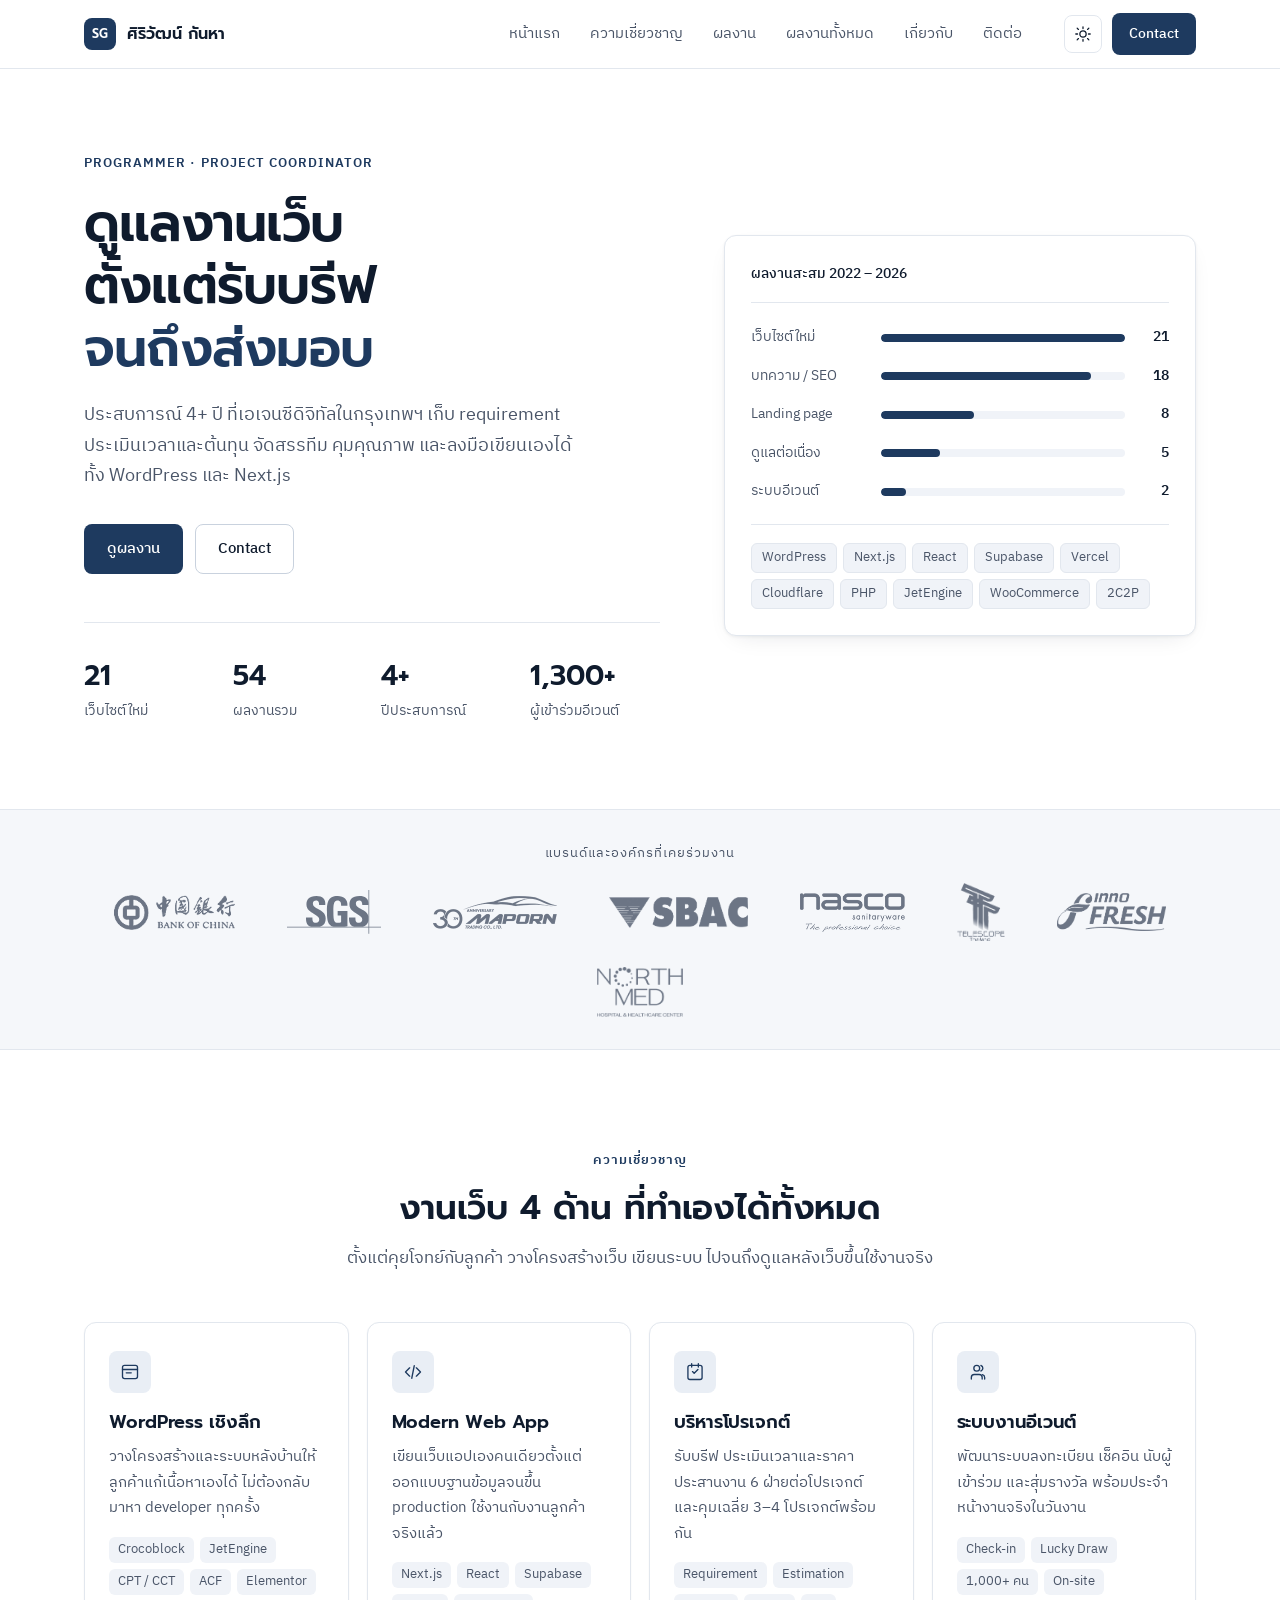
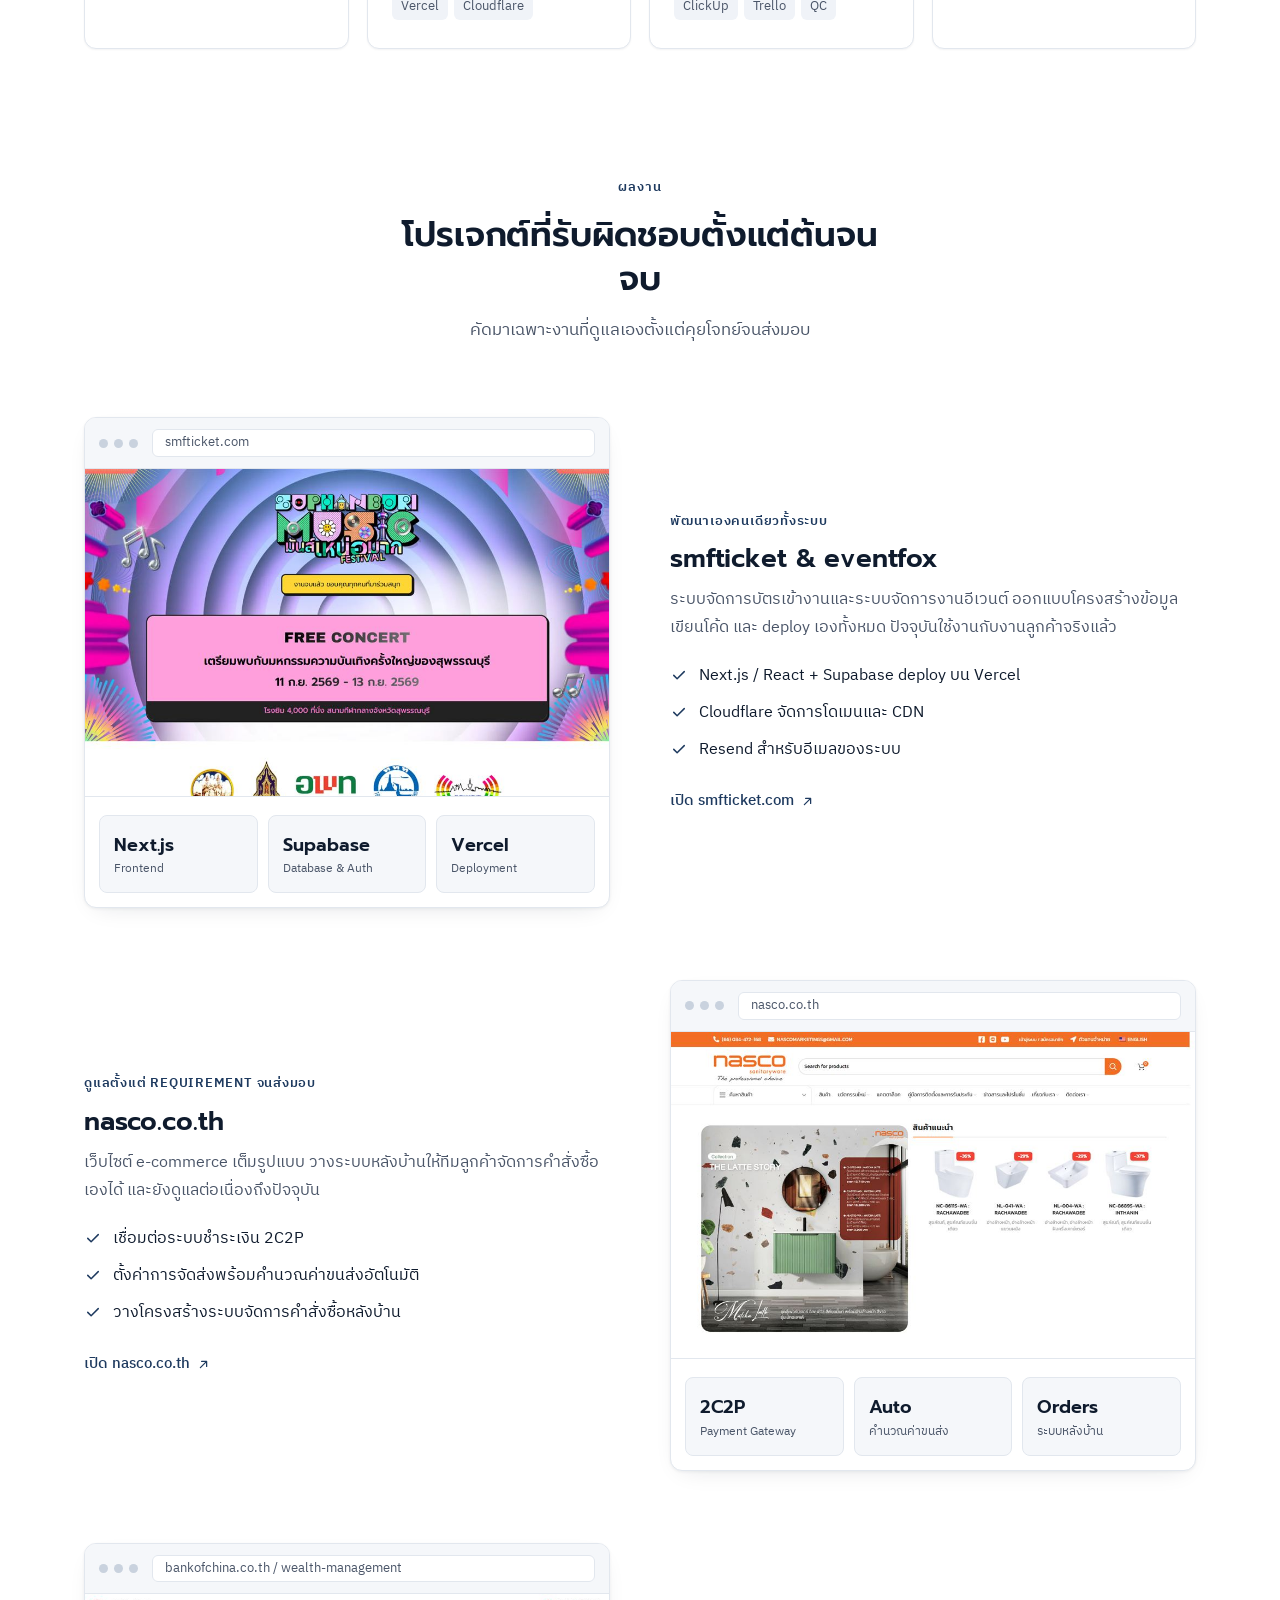
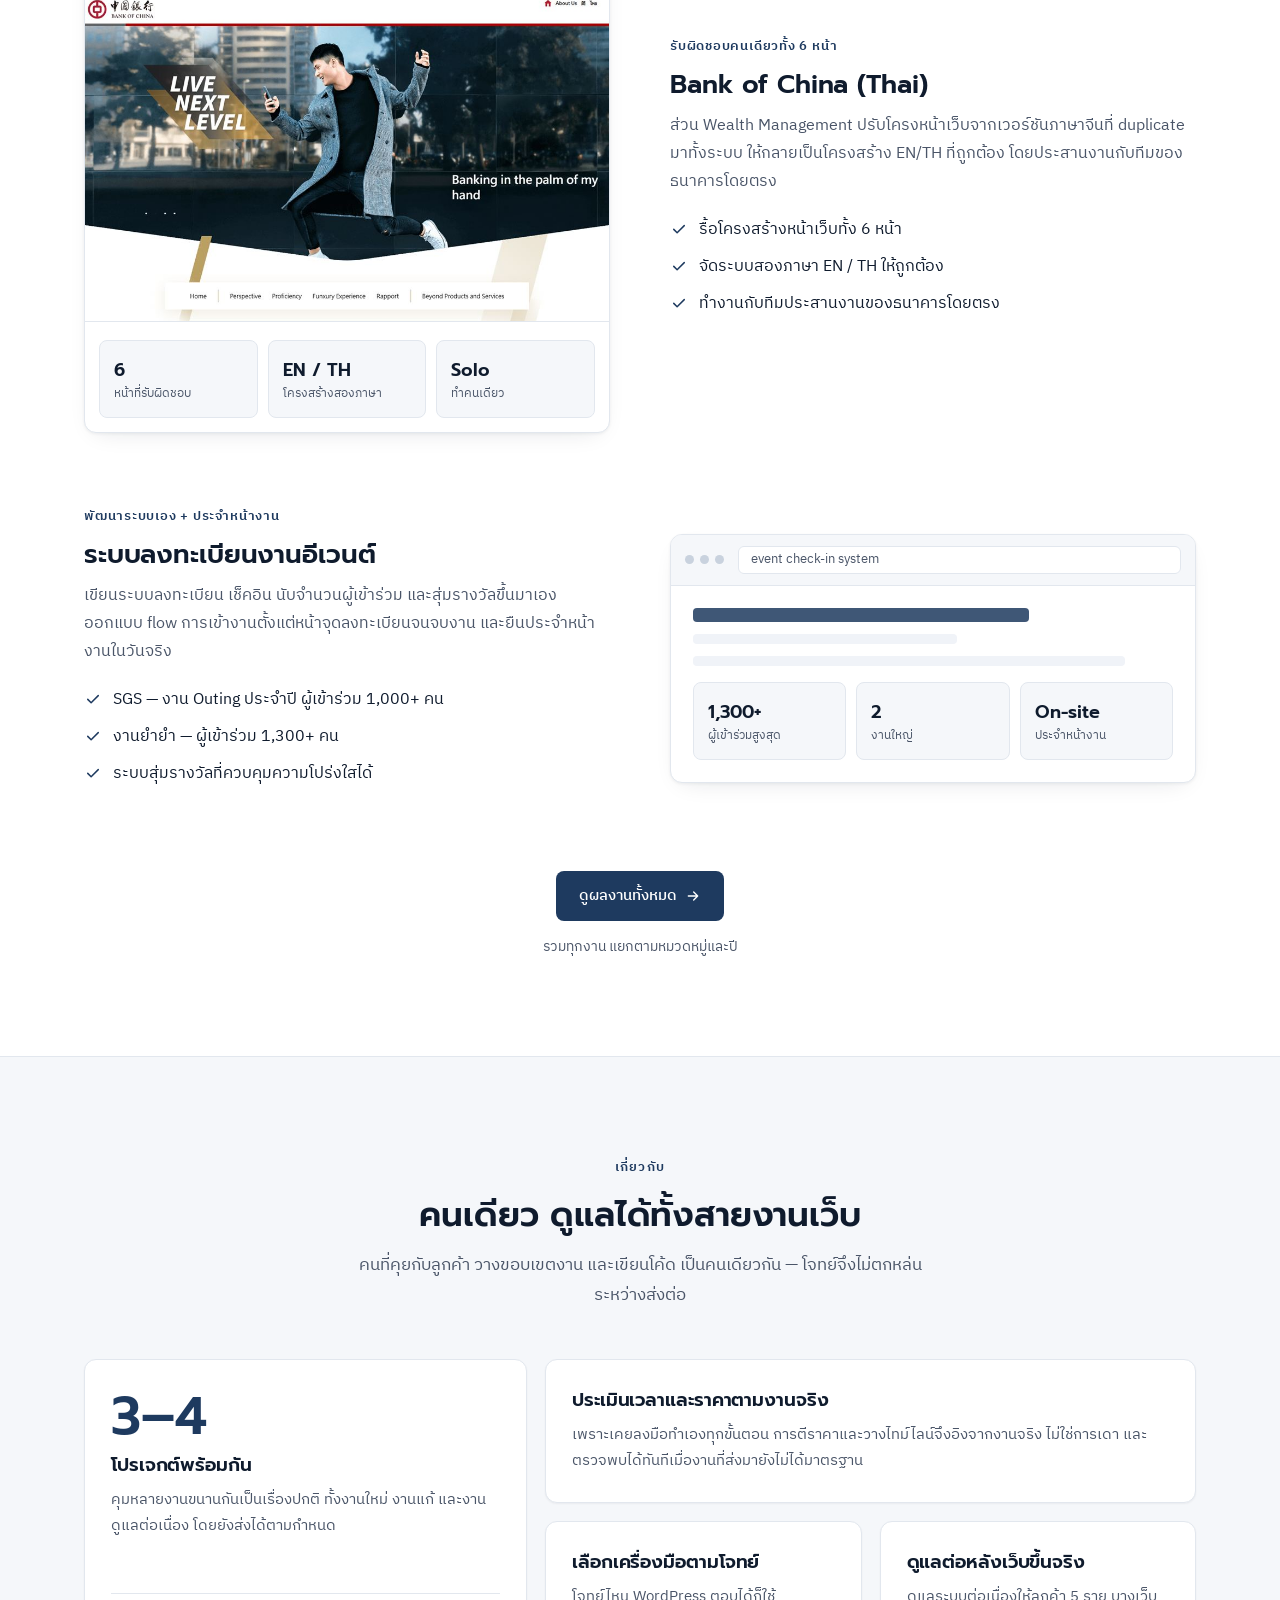
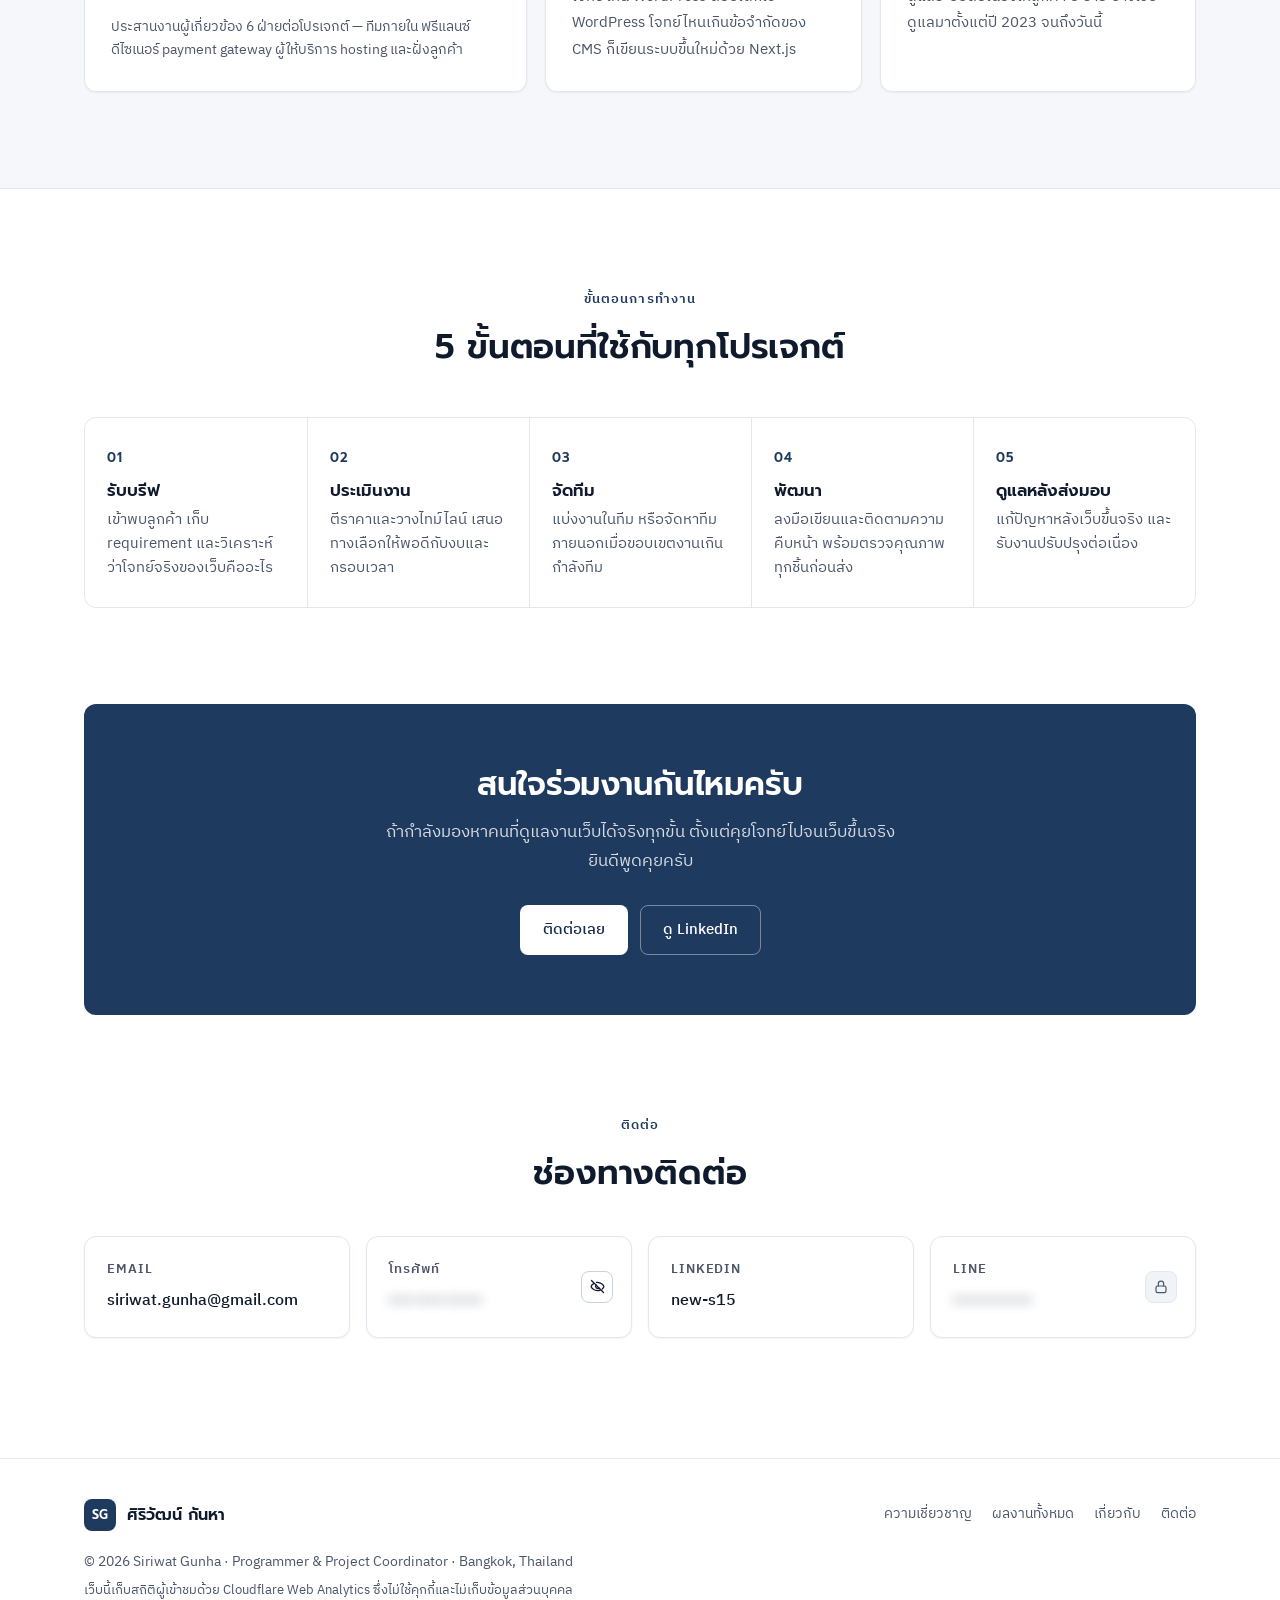
<file: index.html>
<!doctype html>
<html lang="th" data-theme="light">
<head>
<meta charset="utf-8">
<meta name="viewport" content="width=device-width, initial-scale=1">
<title>ศิริวัฒน์ กันหา (Siriwat Gunha) — Programmer &amp; Project Coordinator</title>
<meta name="description" content="พอร์ตโฟลิโอของศิริวัฒน์ กันหา — Programmer และ Project Coordinator ประสบการณ์ 4+ ปี ดูแลงานเว็บตั้งแต่รับบรีฟจนส่งมอบ ทำได้ทั้ง WordPress และ Next.js">
<link rel="canonical" href="https://znewtwo.github.io/siriwat-portfolio/">
<meta property="og:type" content="website">
<meta property="og:url" content="https://znewtwo.github.io/siriwat-portfolio/">
<meta property="og:title" content="ศิริวัฒน์ กันหา (Siriwat Gunha) — Programmer & Project Coordinator">
<meta property="og:description" content="ดูแลงานเว็บตั้งแต่รับบรีฟจนถึงส่งมอบ ประสบการณ์ 4+ ปี ทำได้ทั้ง WordPress และ Next.js">
<meta property="og:locale" content="th_TH">
<meta name="google-site-verification" content="lpZ6Hu3_ZMltnPFKJp67MrLBsnvxaIRUHKNBqw036Pk">
<script type="application/ld+json">{"@context":"https://schema.org","@type":"Person","name":"ศิริวัฒน์ กันหา","alternateName":"Siriwat Gunha","jobTitle":"Programmer & Project Coordinator","url":"https://znewtwo.github.io/siriwat-portfolio/","address":{"@type":"PostalAddress","addressLocality":"Bangkok","addressCountry":"TH"},"knowsAbout":["WordPress","Next.js","React","Supabase","Web Project Management"],"sameAs":["https://www.linkedin.com/in/new-s15/"]}</script>
<link rel="preconnect" href="https://fonts.googleapis.com">
<link rel="preconnect" href="https://fonts.gstatic.com" crossorigin>
<link href="https://fonts.googleapis.com/css2?family=IBM+Plex+Sans+Thai:wght@400;500;600&family=Prompt:wght@500;600&display=swap" rel="stylesheet">
<script>
  // Applied before first paint so the theme never flashes.
  (function () {
    try {
      var saved = localStorage.getItem('theme');
      if (saved === 'light' || saved === 'dark') {
        document.documentElement.setAttribute('data-theme', saved);
        return;
      }
    } catch (e) {}
    var prefersDark = window.matchMedia && window.matchMedia('(prefers-color-scheme: dark)').matches;
    document.documentElement.setAttribute('data-theme', prefersDark ? 'dark' : 'light');
  })();
  // Scroll animations only opt in when scripting is available, so the page
  // still renders in full if this script never runs.
  document.documentElement.classList.add('js');
</script>
<link rel="stylesheet" href="styles.css?v=7">
</head>
<body>

<header>
  <nav class="nav wrap">
    <a href="#top" class="logo"><span class="mark">SG</span> ศิริวัฒน์ กันหา</a>
    <ul class="nav-links" id="navLinks">
      <li><a href="#top">หน้าแรก</a></li>
      <li><a href="#skills">ความเชี่ยวชาญ</a></li>
      <li><a href="#work">ผลงาน</a></li>
      <li><a href="work.html">ผลงานทั้งหมด</a></li>
      <li><a href="#about">เกี่ยวกับ</a></li>
      <li><a href="#contact">ติดต่อ</a></li>
    </ul>
    <div class="nav-actions">
      <button class="toggle" id="themeToggle" aria-label="สลับโหมดสว่าง/มืด" title="สลับโหมดสว่าง/มืด">
        <svg class="icon-sun" viewBox="0 0 24 24" fill="none" stroke="currentColor" stroke-width="1.7" stroke-linecap="round"><circle cx="12" cy="12" r="4.2"/><path d="M12 2.4v2.3M12 19.3v2.3M4.2 4.2l1.7 1.7M18.1 18.1l1.7 1.7M2.4 12h2.3M19.3 12h2.3M4.2 19.8l1.7-1.7M18.1 5.9l1.7-1.7"/></svg>
        <svg class="icon-moon" viewBox="0 0 24 24" fill="none" stroke="currentColor" stroke-width="1.7" stroke-linecap="round" stroke-linejoin="round"><path d="M20.5 14.3A8.5 8.5 0 0 1 9.7 3.5a8.5 8.5 0 1 0 10.8 10.8Z"/></svg>
      </button>
      <a href="#contact" class="btn btn-primary btn-sm">Contact</a>
      <button class="burger" id="burger" aria-label="เปิดเมนู">
        <svg viewBox="0 0 24 24" fill="none" stroke="currentColor" stroke-width="1.9" stroke-linecap="round"><path d="M4 7h16M4 12h16M4 17h16"/></svg>
      </button>
    </div>
  </nav>
</header>

<main id="top">

  <!-- HERO -->
  <section class="hero">
    <div class="wrap hero-inner">
      <div>
        <span class="eyebrow">Programmer · Project Coordinator</span>
        <h1>ดูแลงานเว็บ<br>ตั้งแต่รับบรีฟ<br><span class="grad">จนถึงส่งมอบ</span></h1>
        <p class="hero-sub">ประสบการณ์ 4+ ปี ที่เอเจนซีดิจิทัลในกรุงเทพฯ เก็บ requirement ประเมินเวลาและต้นทุน จัดสรรทีม คุมคุณภาพ และลงมือเขียนเองได้ทั้ง WordPress และ Next.js</p>
        <div class="hero-cta">
          <a href="#work" class="btn btn-primary">ดูผลงาน</a>
          <a href="#contact" class="btn btn-ghost">Contact</a>
        </div>
        <div class="hero-stats">
          <div class="stat"><div class="n">21</div><div class="l">เว็บไซต์ใหม่</div></div>
          <div class="stat"><div class="n">54</div><div class="l">ผลงานรวม</div></div>
          <div class="stat"><div class="n">4+</div><div class="l">ปีประสบการณ์</div></div>
          <div class="stat"><div class="n">1,300+</div><div class="l">ผู้เข้าร่วมอีเวนต์</div></div>
        </div>
      </div>
      <div class="hero-visual">
        <div class="panel">
          <div class="panel-top"><i></i><i></i><i></i><span>ผลงานสะสม 2022 – 2026</span></div>
          <div class="bar-row"><div class="k">เว็บไซต์ใหม่</div><div class="bar"><span style="width:100%"></span></div><div class="v">21</div></div>
          <div class="bar-row"><div class="k">บทความ / SEO</div><div class="bar"><span style="width:86%"></span></div><div class="v">18</div></div>
          <div class="bar-row"><div class="k">Landing page</div><div class="bar"><span style="width:38%"></span></div><div class="v">8</div></div>
          <div class="bar-row"><div class="k">ดูแลต่อเนื่อง</div><div class="bar"><span style="width:24%"></span></div><div class="v">5</div></div>
          <div class="bar-row"><div class="k">ระบบอีเวนต์</div><div class="bar"><span style="width:10%"></span></div><div class="v">2</div></div>
          <div class="chips">
            <span class="chip">WordPress</span><span class="chip">Next.js</span><span class="chip">React</span>
            <span class="chip">Supabase</span><span class="chip">Vercel</span><span class="chip">Cloudflare</span>
            <span class="chip">PHP</span><span class="chip">JetEngine</span><span class="chip">WooCommerce</span>
            <span class="chip">2C2P</span>
          </div>
        </div>
      </div>
    </div>
  </section>

  <!-- TRUSTED -->
  <section class="trusted">
    <div class="wrap reveal">
      <p>แบรนด์และองค์กรที่เคยร่วมงาน</p>
      <div class="logos">
        <span class="logo-item" role="img" aria-label="Bank of China (Thai)" title="Bank of China (Thai)" style="--h:35;aspect-ratio:180/52;-webkit-mask-image:url(logos/boc.png?v=7);mask-image:url(logos/boc.png?v=7)"></span>
        <span class="logo-item" role="img" aria-label="SGS" title="SGS" style="--h:44;aspect-ratio:100/47;-webkit-mask-image:url(logos/sgs.svg?v=7);mask-image:url(logos/sgs.svg?v=7)"></span>
        <span class="logo-item" role="img" aria-label="Suzuki — Maporn" title="Suzuki — Maporn" style="--h:33;aspect-ratio:248/66;-webkit-mask-image:url(logos/maporn.png?v=7);mask-image:url(logos/maporn.png?v=7)"></span>
        <span class="logo-item" role="img" aria-label="SBAC" title="SBAC" style="--h:31;aspect-ratio:373/83;-webkit-mask-image:url(logos/sbac.png?v=7);mask-image:url(logos/sbac.png?v=7)"></span>
        <span class="logo-item" role="img" aria-label="NASCO" title="NASCO" style="--h:39;aspect-ratio:197/73;-webkit-mask-image:url(logos/nasco.png?v=7);mask-image:url(logos/nasco.png?v=7)"></span>
        <span class="logo-item" role="img" aria-label="Telescope Thailand" title="Telescope Thailand" style="--h:58;aspect-ratio:111/134;-webkit-mask-image:url(logos/telescope.png?v=7);mask-image:url(logos/telescope.png?v=7)"></span>
        <span class="logo-item" role="img" aria-label="InnoFresh" title="InnoFresh" style="--h:38;aspect-ratio:600/210;-webkit-mask-image:url(logos/innofresh.png?v=7);mask-image:url(logos/innofresh.png?v=7)"></span>
        <span class="logo-item" role="img" aria-label="Northmed Hospital" title="Northmed Hospital" style="--h:50;aspect-ratio:209/122;-webkit-mask-image:url(logos/northmed.png?v=7);mask-image:url(logos/northmed.png?v=7)"></span>
      </div>
    </div>
  </section>

  <!-- SKILLS -->
  <section class="section" id="skills">
    <div class="wrap">
      <div class="center reveal">
        <span class="eyebrow">ความเชี่ยวชาญ</span>
        <h2 class="h2">งานเว็บ 4 ด้าน ที่ทำเองได้ทั้งหมด</h2>
        <p class="lead">ตั้งแต่คุยโจทย์กับลูกค้า วางโครงสร้างเว็บ เขียนระบบ ไปจนถึงดูแลหลังเว็บขึ้นใช้งานจริง</p>
      </div>
      <div class="cards">
        <div class="card reveal">
          <div class="ico"><svg viewBox="0 0 24 24" fill="none" stroke="currentColor" stroke-width="1.6" stroke-linecap="round" stroke-linejoin="round"><rect x="3" y="4" width="18" height="16" rx="2.5"/><path d="M3 9h18M7.5 13h6"/></svg></div>
          <h3>WordPress เชิงลึก</h3>
          <p>วางโครงสร้างและระบบหลังบ้านให้ลูกค้าแก้เนื้อหาเองได้ ไม่ต้องกลับมาหา developer ทุกครั้ง</p>
          <div class="tags"><span>Crocoblock</span><span>JetEngine</span><span>CPT / CCT</span><span>ACF</span><span>Elementor</span></div>
        </div>
        <div class="card reveal">
          <div class="ico"><svg viewBox="0 0 24 24" fill="none" stroke="currentColor" stroke-width="1.6" stroke-linecap="round" stroke-linejoin="round"><path d="m8 17-5-5 5-5M16 7l5 5-5 5M13.5 4.5l-3 15"/></svg></div>
          <h3>Modern Web App</h3>
          <p>เขียนเว็บแอปเองคนเดียวตั้งแต่ออกแบบฐานข้อมูลจนขึ้น production ใช้งานกับงานลูกค้าจริงแล้ว</p>
          <div class="tags"><span>Next.js</span><span>React</span><span>Supabase</span><span>Vercel</span><span>Cloudflare</span></div>
        </div>
        <div class="card reveal">
          <div class="ico"><svg viewBox="0 0 24 24" fill="none" stroke="currentColor" stroke-width="1.6" stroke-linecap="round" stroke-linejoin="round"><path d="M9 11.5 11 13.5l4.5-4.5"/><rect x="3.5" y="4" width="17" height="17" rx="2.5"/><path d="M8 2v4M16 2v4"/></svg></div>
          <h3>บริหารโปรเจกต์</h3>
          <p>รับบรีฟ ประเมินเวลาและราคา ประสานงาน 6 ฝ่ายต่อโปรเจกต์ และคุมเฉลี่ย 3–4 โปรเจกต์พร้อมกัน</p>
          <div class="tags"><span>Requirement</span><span>Estimation</span><span>ClickUp</span><span>Trello</span><span>QC</span></div>
        </div>
        <div class="card reveal">
          <div class="ico"><svg viewBox="0 0 24 24" fill="none" stroke="currentColor" stroke-width="1.6" stroke-linecap="round" stroke-linejoin="round"><path d="M17 20.5v-2a3.5 3.5 0 0 0-3.5-3.5h-6A3.5 3.5 0 0 0 4 18.5v2"/><circle cx="10.5" cy="7.5" r="3.5"/><path d="M20 20.5v-2a3.5 3.5 0 0 0-2.6-3.4M15.5 4.2a3.5 3.5 0 0 1 0 6.6"/></svg></div>
          <h3>ระบบงานอีเวนต์</h3>
          <p>พัฒนาระบบลงทะเบียน เช็คอิน นับผู้เข้าร่วม และสุ่มรางวัล พร้อมประจำหน้างานจริงในวันงาน</p>
          <div class="tags"><span>Check-in</span><span>Lucky Draw</span><span>1,000+ คน</span><span>On-site</span></div>
        </div>
      </div>
    </div>
  </section>

  <!-- WORK -->
  <section class="section" id="work" style="padding-top:28px">
    <div class="wrap">
      <div class="center reveal">
        <span class="eyebrow">ผลงาน</span>
        <h2 class="h2">โปรเจกต์ที่รับผิดชอบตั้งแต่ต้นจนจบ</h2>
        <p class="lead">คัดมาเฉพาะงานที่ดูแลเองตั้งแต่คุยโจทย์จนส่งมอบ</p>
      </div>

      <!-- 1 -->
      <div class="solution">
        <div class="solution-text reveal">
          <div class="role">พัฒนาเองคนเดียวทั้งระบบ</div>
          <h3>smfticket &amp; eventfox</h3>
          <p>ระบบจัดการบัตรเข้างานและระบบจัดการงานอีเวนต์ ออกแบบโครงสร้างข้อมูล เขียนโค้ด และ deploy เองทั้งหมด ปัจจุบันใช้งานกับงานลูกค้าจริงแล้ว</p>
          <ul>
            <li><svg viewBox="0 0 24 24" fill="none" stroke="currentColor" stroke-width="2" stroke-linecap="round" stroke-linejoin="round"><path d="m5 12.5 4.5 4.5L19 7.5"/></svg> Next.js / React + Supabase deploy บน Vercel</li>
            <li><svg viewBox="0 0 24 24" fill="none" stroke="currentColor" stroke-width="2" stroke-linecap="round" stroke-linejoin="round"><path d="m5 12.5 4.5 4.5L19 7.5"/></svg> Cloudflare จัดการโดเมนและ CDN</li>
            <li><svg viewBox="0 0 24 24" fill="none" stroke="currentColor" stroke-width="2" stroke-linecap="round" stroke-linejoin="round"><path d="m5 12.5 4.5 4.5L19 7.5"/></svg> Resend สำหรับอีเมลของระบบ</li>
          </ul>
          <a class="link-out" href="https://smfticket.com" target="_blank" rel="noopener">เปิด smfticket.com
            <svg viewBox="0 0 24 24" fill="none" stroke="currentColor" stroke-width="2" stroke-linecap="round" stroke-linejoin="round"><path d="M7 17 17 7M9 7h8v8"/></svg></a>
        </div>
        <div class="mock reveal">
          <div class="mock-head"><i></i><i></i><i></i><div class="url">smfticket.com</div></div>
          <a class="mock-shot" href="https://smfticket.com" target="_blank" rel="noopener" aria-label="เปิดเว็บ smfticket.com">
            <img src="covers/smfticket-com.jpg?v=6" alt="ภาพหน้าเว็บ smfticket.com" loading="lazy" decoding="async" width="960" height="600">
          </a>
          <div class="mock-body">
            <div class="mock-tiles">
              <div class="tile"><div class="t-n">Next.js</div><div class="t-l">Frontend</div></div>
              <div class="tile"><div class="t-n">Supabase</div><div class="t-l">Database &amp; Auth</div></div>
              <div class="tile"><div class="t-n">Vercel</div><div class="t-l">Deployment</div></div>
            </div>
          </div>
        </div>
      </div>

      <!-- 2 -->
      <div class="solution">
        <div class="solution-text reveal">
          <div class="role">ดูแลตั้งแต่ requirement จนส่งมอบ</div>
          <h3>nasco.co.th</h3>
          <p>เว็บไซต์ e-commerce เต็มรูปแบบ วางระบบหลังบ้านให้ทีมลูกค้าจัดการคำสั่งซื้อเองได้ และยังดูแลต่อเนื่องถึงปัจจุบัน</p>
          <ul>
            <li><svg viewBox="0 0 24 24" fill="none" stroke="currentColor" stroke-width="2" stroke-linecap="round" stroke-linejoin="round"><path d="m5 12.5 4.5 4.5L19 7.5"/></svg> เชื่อมต่อระบบชำระเงิน 2C2P</li>
            <li><svg viewBox="0 0 24 24" fill="none" stroke="currentColor" stroke-width="2" stroke-linecap="round" stroke-linejoin="round"><path d="m5 12.5 4.5 4.5L19 7.5"/></svg> ตั้งค่าการจัดส่งพร้อมคำนวณค่าขนส่งอัตโนมัติ</li>
            <li><svg viewBox="0 0 24 24" fill="none" stroke="currentColor" stroke-width="2" stroke-linecap="round" stroke-linejoin="round"><path d="m5 12.5 4.5 4.5L19 7.5"/></svg> วางโครงสร้างระบบจัดการคำสั่งซื้อหลังบ้าน</li>
          </ul>
          <a class="link-out" href="https://nasco.co.th" target="_blank" rel="noopener">เปิด nasco.co.th
            <svg viewBox="0 0 24 24" fill="none" stroke="currentColor" stroke-width="2" stroke-linecap="round" stroke-linejoin="round"><path d="M7 17 17 7M9 7h8v8"/></svg></a>
        </div>
        <div class="mock reveal">
          <div class="mock-head"><i></i><i></i><i></i><div class="url">nasco.co.th</div></div>
          <a class="mock-shot" href="https://nasco.co.th" target="_blank" rel="noopener" aria-label="เปิดเว็บ nasco.co.th">
            <img src="covers/nasco-co-th.jpg?v=6" alt="ภาพหน้าเว็บ nasco.co.th" loading="lazy" decoding="async" width="960" height="600">
          </a>
          <div class="mock-body">
            <div class="mock-tiles">
              <div class="tile"><div class="t-n">2C2P</div><div class="t-l">Payment Gateway</div></div>
              <div class="tile"><div class="t-n">Auto</div><div class="t-l">คำนวณค่าขนส่ง</div></div>
              <div class="tile"><div class="t-n">Orders</div><div class="t-l">ระบบหลังบ้าน</div></div>
            </div>
          </div>
        </div>
      </div>

      <!-- 3 -->
      <div class="solution">
        <div class="solution-text reveal">
          <div class="role">รับผิดชอบคนเดียวทั้ง 6 หน้า</div>
          <h3>Bank of China (Thai)</h3>
          <p>ส่วน Wealth Management ปรับโครงหน้าเว็บจากเวอร์ชันภาษาจีนที่ duplicate มาทั้งระบบ ให้กลายเป็นโครงสร้าง EN/TH ที่ถูกต้อง โดยประสานงานกับทีมของธนาคารโดยตรง</p>
          <ul>
            <li><svg viewBox="0 0 24 24" fill="none" stroke="currentColor" stroke-width="2" stroke-linecap="round" stroke-linejoin="round"><path d="m5 12.5 4.5 4.5L19 7.5"/></svg> รื้อโครงสร้างหน้าเว็บทั้ง 6 หน้า</li>
            <li><svg viewBox="0 0 24 24" fill="none" stroke="currentColor" stroke-width="2" stroke-linecap="round" stroke-linejoin="round"><path d="m5 12.5 4.5 4.5L19 7.5"/></svg> จัดระบบสองภาษา EN / TH ให้ถูกต้อง</li>
            <li><svg viewBox="0 0 24 24" fill="none" stroke="currentColor" stroke-width="2" stroke-linecap="round" stroke-linejoin="round"><path d="m5 12.5 4.5 4.5L19 7.5"/></svg> ทำงานกับทีมประสานงานของธนาคารโดยตรง</li>
          </ul>
        </div>
        <div class="mock reveal">
          <div class="mock-head"><i></i><i></i><i></i><div class="url">bankofchina.co.th / wealth-management</div></div>
          <a class="mock-shot" href="https://www.bankofchina.co.th/dam/en-th/segment/Wealth-Management/en/wealth-management.html" target="_blank" rel="noopener" aria-label="เปิดเว็บ Bank of China (Thai) — Wealth Management">
            <img src="covers/www-bankofchina-co-th-dam-en-th-segment-wealth-management-en-wealth-management.jpg?v=6" alt="ภาพหน้าเว็บ Bank of China (Thai) — Wealth Management" loading="lazy" decoding="async" width="960" height="600">
          </a>
          <div class="mock-body">
            <div class="mock-tiles">
              <div class="tile"><div class="t-n">6</div><div class="t-l">หน้าที่รับผิดชอบ</div></div>
              <div class="tile"><div class="t-n">EN / TH</div><div class="t-l">โครงสร้างสองภาษา</div></div>
              <div class="tile"><div class="t-n">Solo</div><div class="t-l">ทำคนเดียว</div></div>
            </div>
          </div>
        </div>
      </div>

      <!-- 4 -->
      <div class="solution">
        <div class="solution-text reveal">
          <div class="role">พัฒนาระบบเอง + ประจำหน้างาน</div>
          <h3>ระบบลงทะเบียนงานอีเวนต์</h3>
          <p>เขียนระบบลงทะเบียน เช็คอิน นับจำนวนผู้เข้าร่วม และสุ่มรางวัลขึ้นมาเอง ออกแบบ flow การเข้างานตั้งแต่หน้าจุดลงทะเบียนจนจบงาน และยืนประจำหน้างานในวันจริง</p>
          <ul>
            <li><svg viewBox="0 0 24 24" fill="none" stroke="currentColor" stroke-width="2" stroke-linecap="round" stroke-linejoin="round"><path d="m5 12.5 4.5 4.5L19 7.5"/></svg> SGS — งาน Outing ประจำปี ผู้เข้าร่วม 1,000+ คน</li>
            <li><svg viewBox="0 0 24 24" fill="none" stroke="currentColor" stroke-width="2" stroke-linecap="round" stroke-linejoin="round"><path d="m5 12.5 4.5 4.5L19 7.5"/></svg> งานยำยำ — ผู้เข้าร่วม 1,300+ คน</li>
            <li><svg viewBox="0 0 24 24" fill="none" stroke="currentColor" stroke-width="2" stroke-linecap="round" stroke-linejoin="round"><path d="m5 12.5 4.5 4.5L19 7.5"/></svg> ระบบสุ่มรางวัลที่ควบคุมความโปร่งใสได้</li>
          </ul>
        </div>
        <div class="mock reveal">
          <div class="mock-head"><i></i><i></i><i></i><div class="url">event check-in system</div></div>
          <div class="mock-body">
            <div class="line accent w70"></div>
            <div class="line w55"></div>
            <div class="line w90"></div>
            <div class="mock-tiles">
              <div class="tile"><div class="t-n">1,300+</div><div class="t-l">ผู้เข้าร่วมสูงสุด</div></div>
              <div class="tile"><div class="t-n">2</div><div class="t-l">งานใหญ่</div></div>
              <div class="tile"><div class="t-n">On-site</div><div class="t-l">ประจำหน้างาน</div></div>
            </div>
          </div>
        </div>
      </div>

      <div class="reveal" style="text-align:center;margin-top:60px">
        <a href="work.html" class="btn btn-primary">
          ดูผลงานทั้งหมด
          <svg viewBox="0 0 24 24" fill="none" stroke="currentColor" stroke-width="2" stroke-linecap="round" stroke-linejoin="round" style="width:16px;height:16px"><path d="M5 12h13M13 6l6 6-6 6"/></svg>
        </a>
        <p style="font-size:14px;color:var(--text-dim);margin-top:14px">รวมทุกงาน แยกตามหมวดหมู่และปี</p>
      </div>

    </div>
  </section>

  <!-- ABOUT / BENEFITS -->
  <section class="section" id="about">
    <div class="wrap">
      <div class="center reveal">
        <span class="eyebrow">เกี่ยวกับ</span>
        <h2 class="h2">คนเดียว ดูแลได้ทั้งสายงานเว็บ</h2>
        <p class="lead">คนที่คุยกับลูกค้า วางขอบเขตงาน และเขียนโค้ด เป็นคนเดียวกัน — โจทย์จึงไม่ตกหล่นระหว่างส่งต่อ</p>
      </div>
      <div class="benefits">
        <div class="benefit b-lg reveal">
          <div>
            <div class="big">3–4</div>
            <h3>โปรเจกต์พร้อมกัน</h3>
            <p>คุมหลายงานขนานกันเป็นเรื่องปกติ ทั้งงานใหม่ งานแก้ และงานดูแลต่อเนื่อง โดยยังส่งได้ตามกำหนด</p>
          </div>
          <div style="margin-top:26px;padding-top:22px;border-top:1px solid var(--border)">
            <p style="font-size:13.5px">ประสานงานผู้เกี่ยวข้อง 6 ฝ่ายต่อโปรเจกต์ — ทีมภายใน ฟรีแลนซ์ ดีไซเนอร์ payment gateway ผู้ให้บริการ hosting และฝั่งลูกค้า</p>
          </div>
        </div>
        <div class="benefit b-wide reveal">
          <h3>ประเมินเวลาและราคาตามงานจริง</h3>
          <p>เพราะเคยลงมือทำเองทุกขั้นตอน การตีราคาและวางไทม์ไลน์จึงอิงจากงานจริง ไม่ใช่การเดา และตรวจพบได้ทันทีเมื่องานที่ส่งมายังไม่ได้มาตรฐาน</p>
        </div>
        <div class="benefit reveal">
          <h3>เลือกเครื่องมือตามโจทย์</h3>
          <p>โจทย์ไหน WordPress ตอบได้ก็ใช้ WordPress โจทย์ไหนเกินข้อจำกัดของ CMS ก็เขียนระบบขึ้นใหม่ด้วย Next.js</p>
        </div>
        <div class="benefit reveal">
          <h3>ดูแลต่อหลังเว็บขึ้นจริง</h3>
          <p>ดูแลระบบต่อเนื่องให้ลูกค้า 5 ราย บางเว็บดูแลมาตั้งแต่ปี 2023 จนถึงวันนี้</p>
        </div>
      </div>
    </div>
  </section>

  <!-- PROCESS -->
  <section class="section" style="padding-top:0">
    <div class="wrap">
      <div class="center reveal">
        <span class="eyebrow">ขั้นตอนการทำงาน</span>
        <h2 class="h2">5 ขั้นตอนที่ใช้กับทุกโปรเจกต์</h2>
      </div>
      <div class="steps">
        <div class="step reveal"><div class="num">01</div><h4>รับบรีฟ</h4><p>เข้าพบลูกค้า เก็บ requirement และวิเคราะห์ว่าโจทย์จริงของเว็บคืออะไร</p></div>
        <div class="step reveal"><div class="num">02</div><h4>ประเมินงาน</h4><p>ตีราคาและวางไทม์ไลน์ เสนอทางเลือกให้พอดีกับงบและกรอบเวลา</p></div>
        <div class="step reveal"><div class="num">03</div><h4>จัดทีม</h4><p>แบ่งงานในทีม หรือจัดหาทีมภายนอกเมื่อขอบเขตงานเกินกำลังทีม</p></div>
        <div class="step reveal"><div class="num">04</div><h4>พัฒนา</h4><p>ลงมือเขียนและติดตามความคืบหน้า พร้อมตรวจคุณภาพทุกชิ้นก่อนส่ง</p></div>
        <div class="step reveal"><div class="num">05</div><h4>ดูแลหลังส่งมอบ</h4><p>แก้ปัญหาหลังเว็บขึ้นจริง และรับงานปรับปรุงต่อเนื่อง</p></div>
      </div>
    </div>
  </section>

  <!-- CTA -->
  <section class="section" style="padding-top:0">
    <div class="wrap">
      <div class="cta-band reveal">
        <h2>สนใจร่วมงานกันไหมครับ</h2>
        <p>ถ้ากำลังมองหาคนที่ดูแลงานเว็บได้จริงทุกขั้น ตั้งแต่คุยโจทย์ไปจนเว็บขึ้นจริง ยินดีพูดคุยครับ</p>
        <div class="cta-actions">
          <a href="mailto:siriwat.gunha@gmail.com" class="btn btn-primary">ติดต่อเลย</a>
          <a href="https://www.linkedin.com/in/new-s15/" target="_blank" rel="noopener" class="btn btn-ghost">ดู LinkedIn</a>
        </div>
      </div>
    </div>
  </section>

  <!-- CONTACT -->
  <section class="section" id="contact" style="padding-top:0">
    <div class="wrap">
      <div class="center reveal">
        <span class="eyebrow">ติดต่อ</span>
        <h2 class="h2">ช่องทางติดต่อ</h2>
      </div>
      <div class="contact-grid">
        <a class="contact-card reveal" href="mailto:siriwat.gunha@gmail.com"><div class="k">Email</div><div class="v">siriwat.gunha@gmail.com</div></a>
        <!-- เบอร์ถูกเข้ารหัส base64 ไว้ใน data-ph เพื่อกัน bot ที่กวาดเบอร์จากหน้าเว็บแบบดิบ ๆ -->
        <div class="contact-card peekable reveal" role="group">
          <div class="k">โทรศัพท์</div>
          <div class="v masked-val" id="phoneVal" data-ph="MDg3LTY3Ni01MTM1">•••-•••-••••</div>
          <button class="peek" type="button" id="phonePeek" aria-expanded="false" aria-controls="phoneVal" aria-label="แสดงเบอร์โทรศัพท์" title="กดเพื่อแสดงเบอร์">
            <svg class="eye-off" viewBox="0 0 24 24" fill="none" stroke="currentColor" stroke-width="1.8" stroke-linecap="round" stroke-linejoin="round"><path d="M10.6 6.2A9.9 9.9 0 0 1 12 6.1c5 0 9 4.4 9 5.9 0 .7-.9 2.2-2.4 3.5M6.5 7.9C4.3 9.2 3 10.9 3 12c0 1.5 4 5.9 9 5.9 1.6 0 3-.4 4.3-1.1"/><path d="M9.9 9.9a3 3 0 0 0 4.2 4.2"/><path d="M3.5 3.5l17 17"/></svg>
            <svg class="eye-on" viewBox="0 0 24 24" fill="none" stroke="currentColor" stroke-width="1.8" stroke-linecap="round" stroke-linejoin="round"><path d="M3 12s3.8-5.9 9-5.9S21 12 21 12s-3.8 5.9-9 5.9S3 12 3 12Z"/><circle cx="12" cy="12" r="2.6"/></svg>
          </button>
        </div>
        <a class="contact-card reveal" href="https://www.linkedin.com/in/new-s15/" target="_blank" rel="noopener"><div class="k">LinkedIn</div><div class="v">new-s15</div></a>
        <!-- ไอดีจริงไม่ได้อยู่ในหน้านี้ ตัวอักษรด้านล่างเป็นจุดหลอกที่เบลอไว้เฉย ๆ -->
        <div class="contact-card locked reveal" role="group" aria-label="Line: ไม่เปิดเผยบนเว็บไซต์">
          <div class="k">Line</div>
          <div class="v locked-val" aria-hidden="true">••••••••••</div>
          <span class="lock" aria-hidden="true">
            <svg viewBox="0 0 24 24" fill="none" stroke="currentColor" stroke-width="1.8" stroke-linecap="round" stroke-linejoin="round"><rect x="4.5" y="10.5" width="15" height="10" rx="2.5"/><path d="M8 10.5V7.2a4 4 0 0 1 8 0v3.3"/></svg>
          </span>
        </div>
      </div>
    </div>
  </section>

</main>

<footer>
  <div class="wrap foot">
    <a href="#top" class="logo"><span class="mark">SG</span> ศิริวัฒน์ กันหา</a>
    <div class="foot-links">
      <a href="#skills">ความเชี่ยวชาญ</a>
      <a href="work.html">ผลงานทั้งหมด</a>
      <a href="#about">เกี่ยวกับ</a>
      <a href="#contact">ติดต่อ</a>
    </div>
  </div>
  <div class="wrap" style="margin-top:20px">
    <p class="copy" style="font-size:13.5px;color:var(--text-dim)">© <span id="yr"></span> Siriwat Gunha · Programmer &amp; Project Coordinator · Bangkok, Thailand</p>
    <p class="copy" id="privacyNote" style="font-size:12.5px;color:var(--text-dim);margin-top:6px"></p>
  </div>
</footer>

<script>
(function () {
  var root = document.documentElement;

  // theme toggle
  document.getElementById('themeToggle').addEventListener('click', function () {
    var next = root.getAttribute('data-theme') === 'dark' ? 'light' : 'dark';
    root.setAttribute('data-theme', next);
    try { localStorage.setItem('theme', next); } catch (e) {}
  });

  // follow the OS only while the visitor has not chosen for themselves
  if (window.matchMedia) {
    window.matchMedia('(prefers-color-scheme: dark)').addEventListener('change', function (e) {
      var saved = null;
      try { saved = localStorage.getItem('theme'); } catch (err) {}
      if (!saved) root.setAttribute('data-theme', e.matches ? 'dark' : 'light');
    });
  }

  // mobile menu
  var burger = document.getElementById('burger');
  var links = document.getElementById('navLinks');
  burger.addEventListener('click', function () { links.classList.toggle('open'); });
  links.addEventListener('click', function (e) {
    if (e.target.tagName === 'A') links.classList.remove('open');
  });

  // reveal on scroll
  var io = new IntersectionObserver(function (entries) {
    entries.forEach(function (en) {
      if (en.isIntersecting) { en.target.classList.add('in'); io.unobserve(en.target); }
    });
  }, { rootMargin: '0px 0px -8% 0px', threshold: .08 });
  document.querySelectorAll('.reveal').forEach(function (el, i) {
    el.style.transitionDelay = (i % 4) * 70 + 'ms';
    io.observe(el);
  });

  // เบอร์โทร: กดรูปตาเพื่อสลับซ่อน/แสดง
  var peek = document.getElementById('phonePeek');
  var phone = document.getElementById('phoneVal');
  if (peek && phone) {
    var masked = phone.textContent;
    peek.addEventListener('click', function () {
      var open = peek.getAttribute('aria-expanded') === 'true';
      if (open) {
        phone.textContent = masked;
        phone.classList.remove('shown');
        peek.setAttribute('aria-expanded', 'false');
        peek.setAttribute('aria-label', 'แสดงเบอร์โทรศัพท์');
        peek.title = 'กดเพื่อแสดงเบอร์';
      } else {
        var num = atob(phone.dataset.ph);
        phone.textContent = '';
        var a = document.createElement('a');
        a.href = 'tel:' + num.replace(/-/g, '');
        a.textContent = num;
        phone.appendChild(a);
        phone.classList.add('shown');
        peek.setAttribute('aria-expanded', 'true');
        peek.setAttribute('aria-label', 'ซ่อนเบอร์โทรศัพท์');
        peek.title = 'กดเพื่อซ่อนเบอร์';
      }
    });
  }

  document.getElementById('yr').textContent = new Date().getFullYear();
})();
</script>
<script src="analytics.js?v=6"></script>
</body>
</html>
</file>
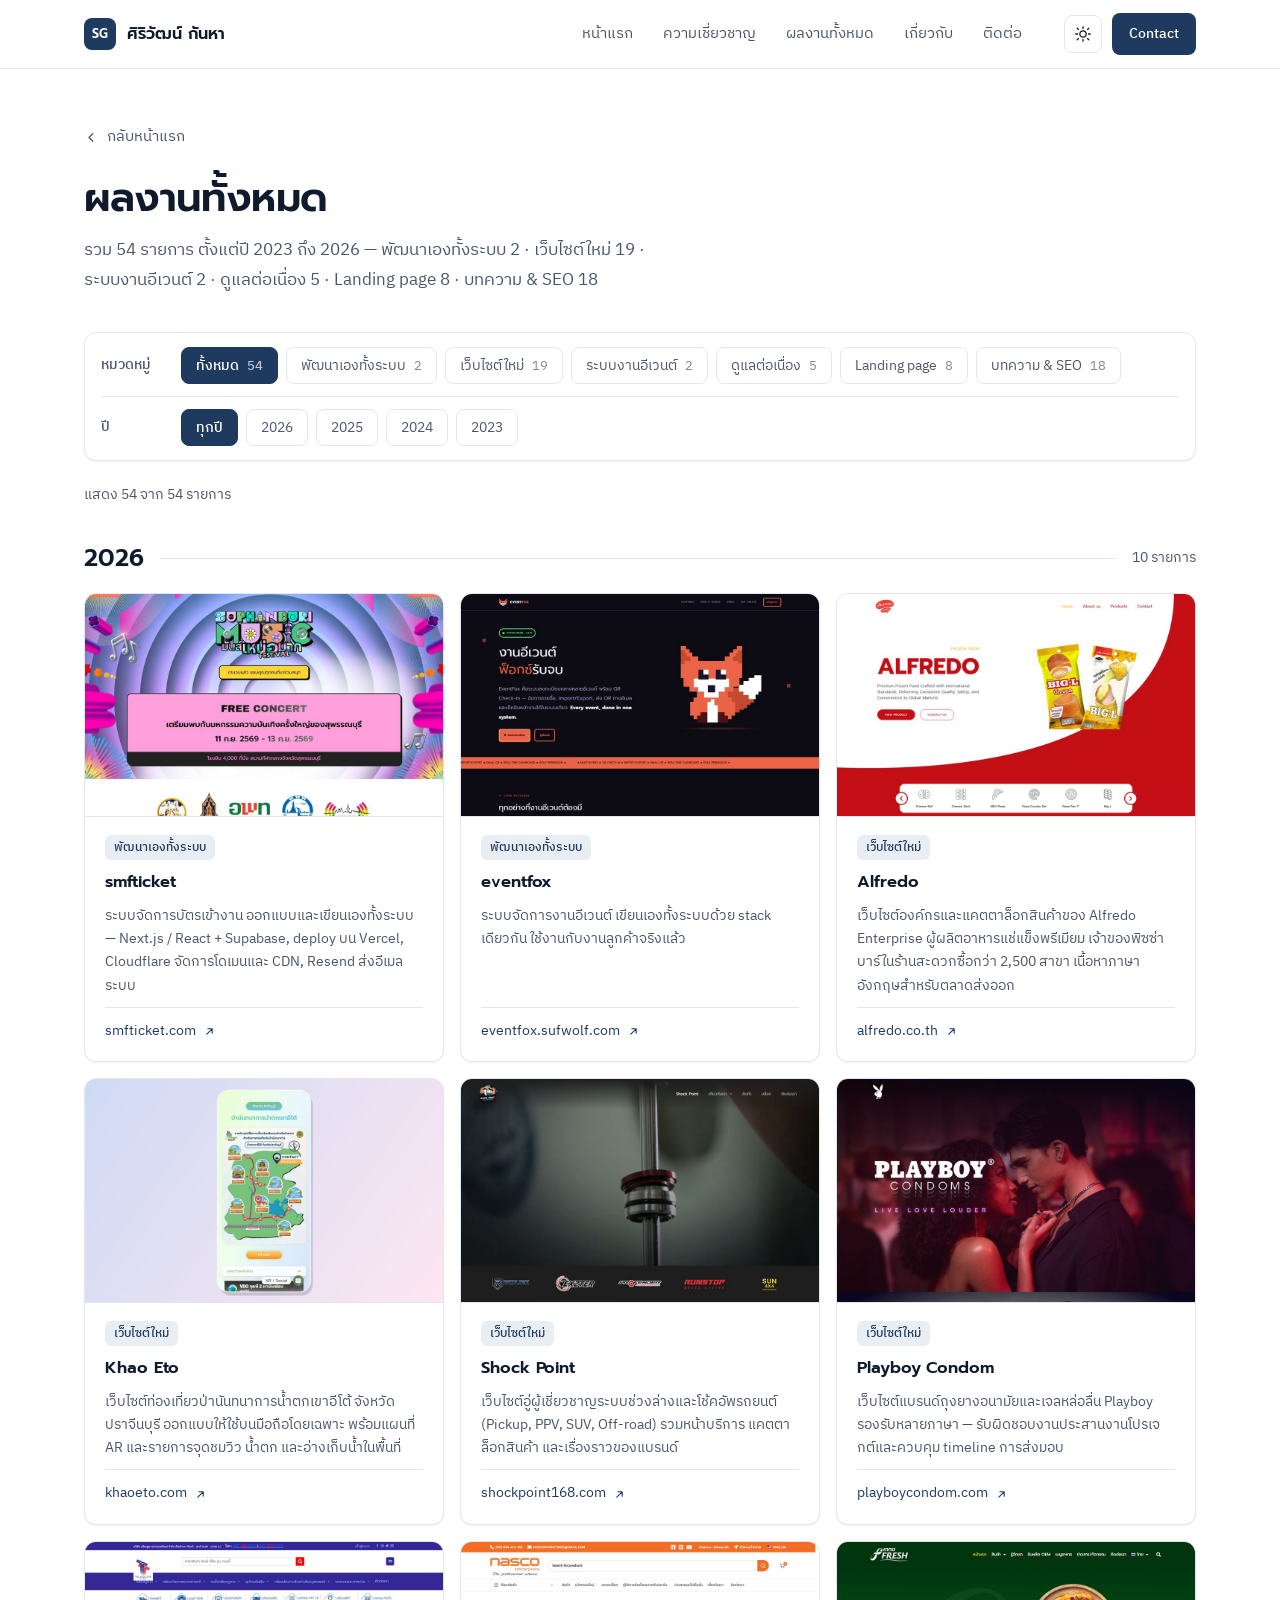
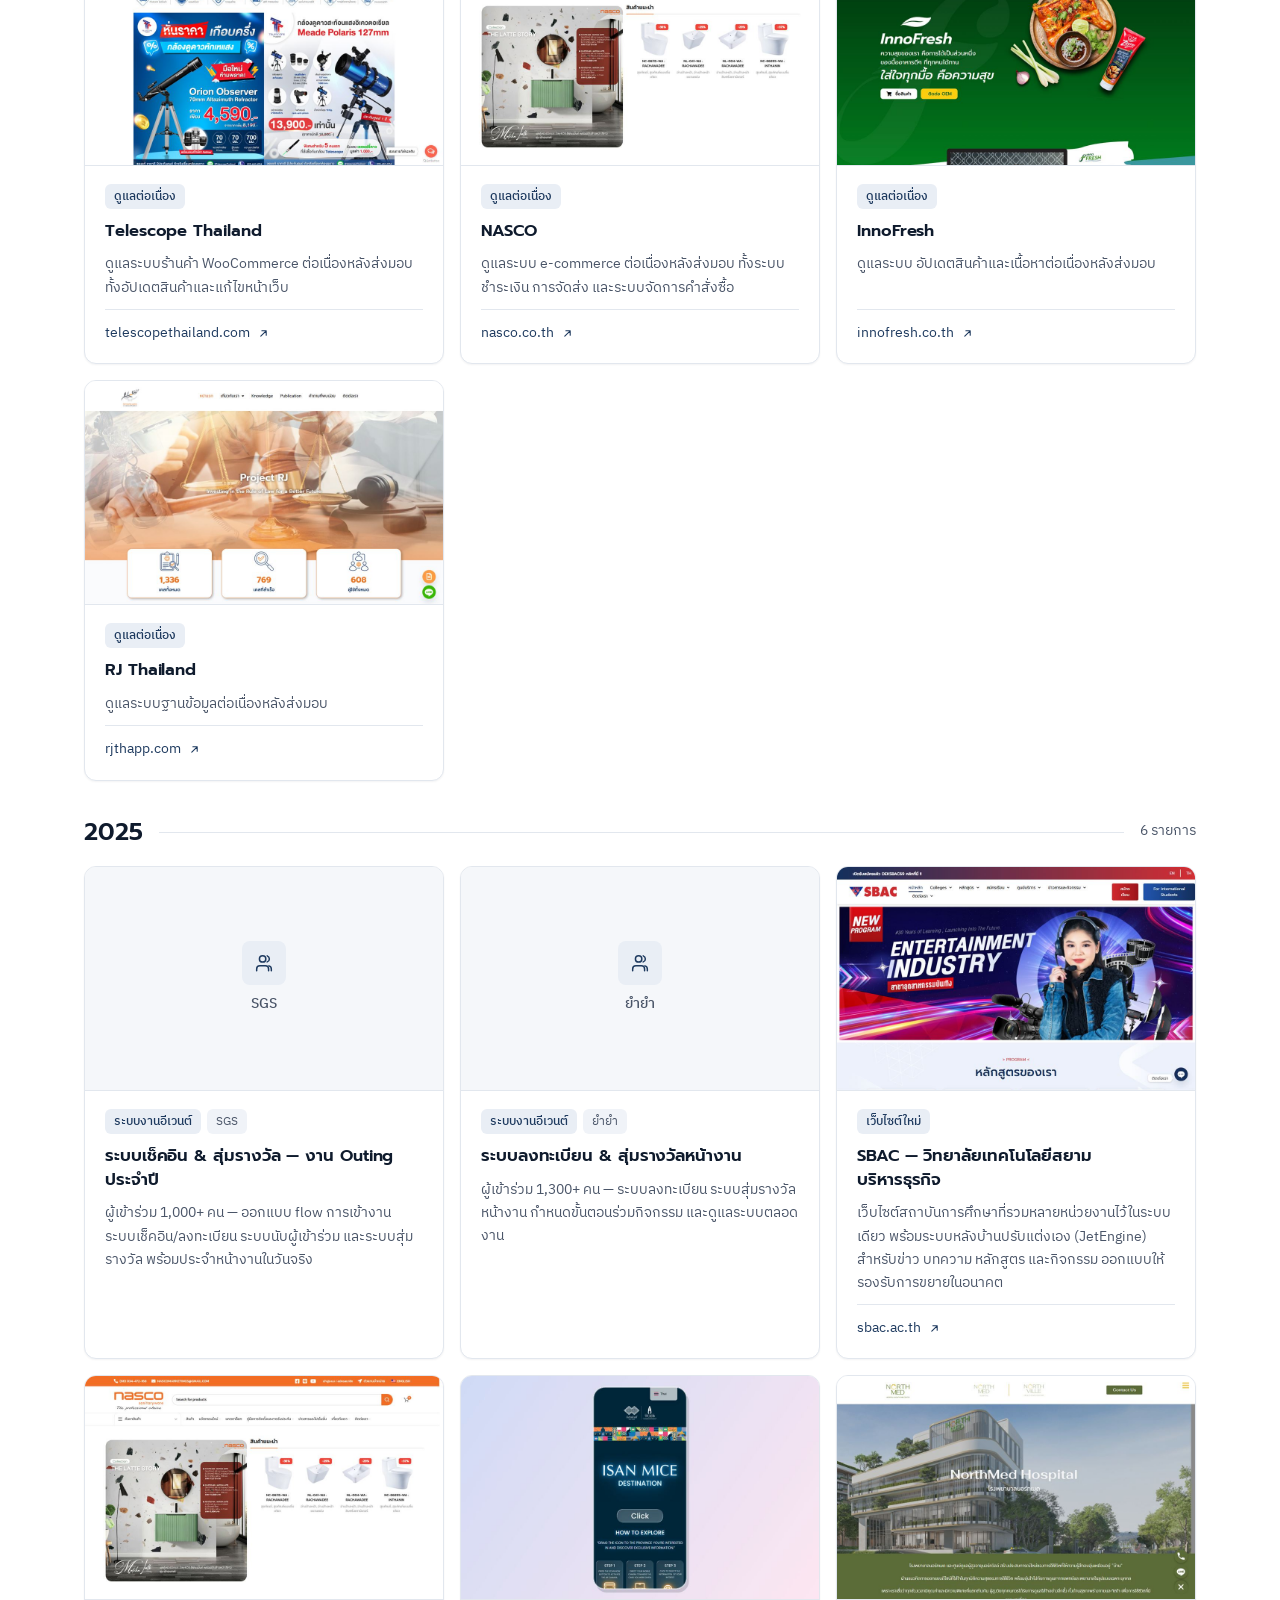
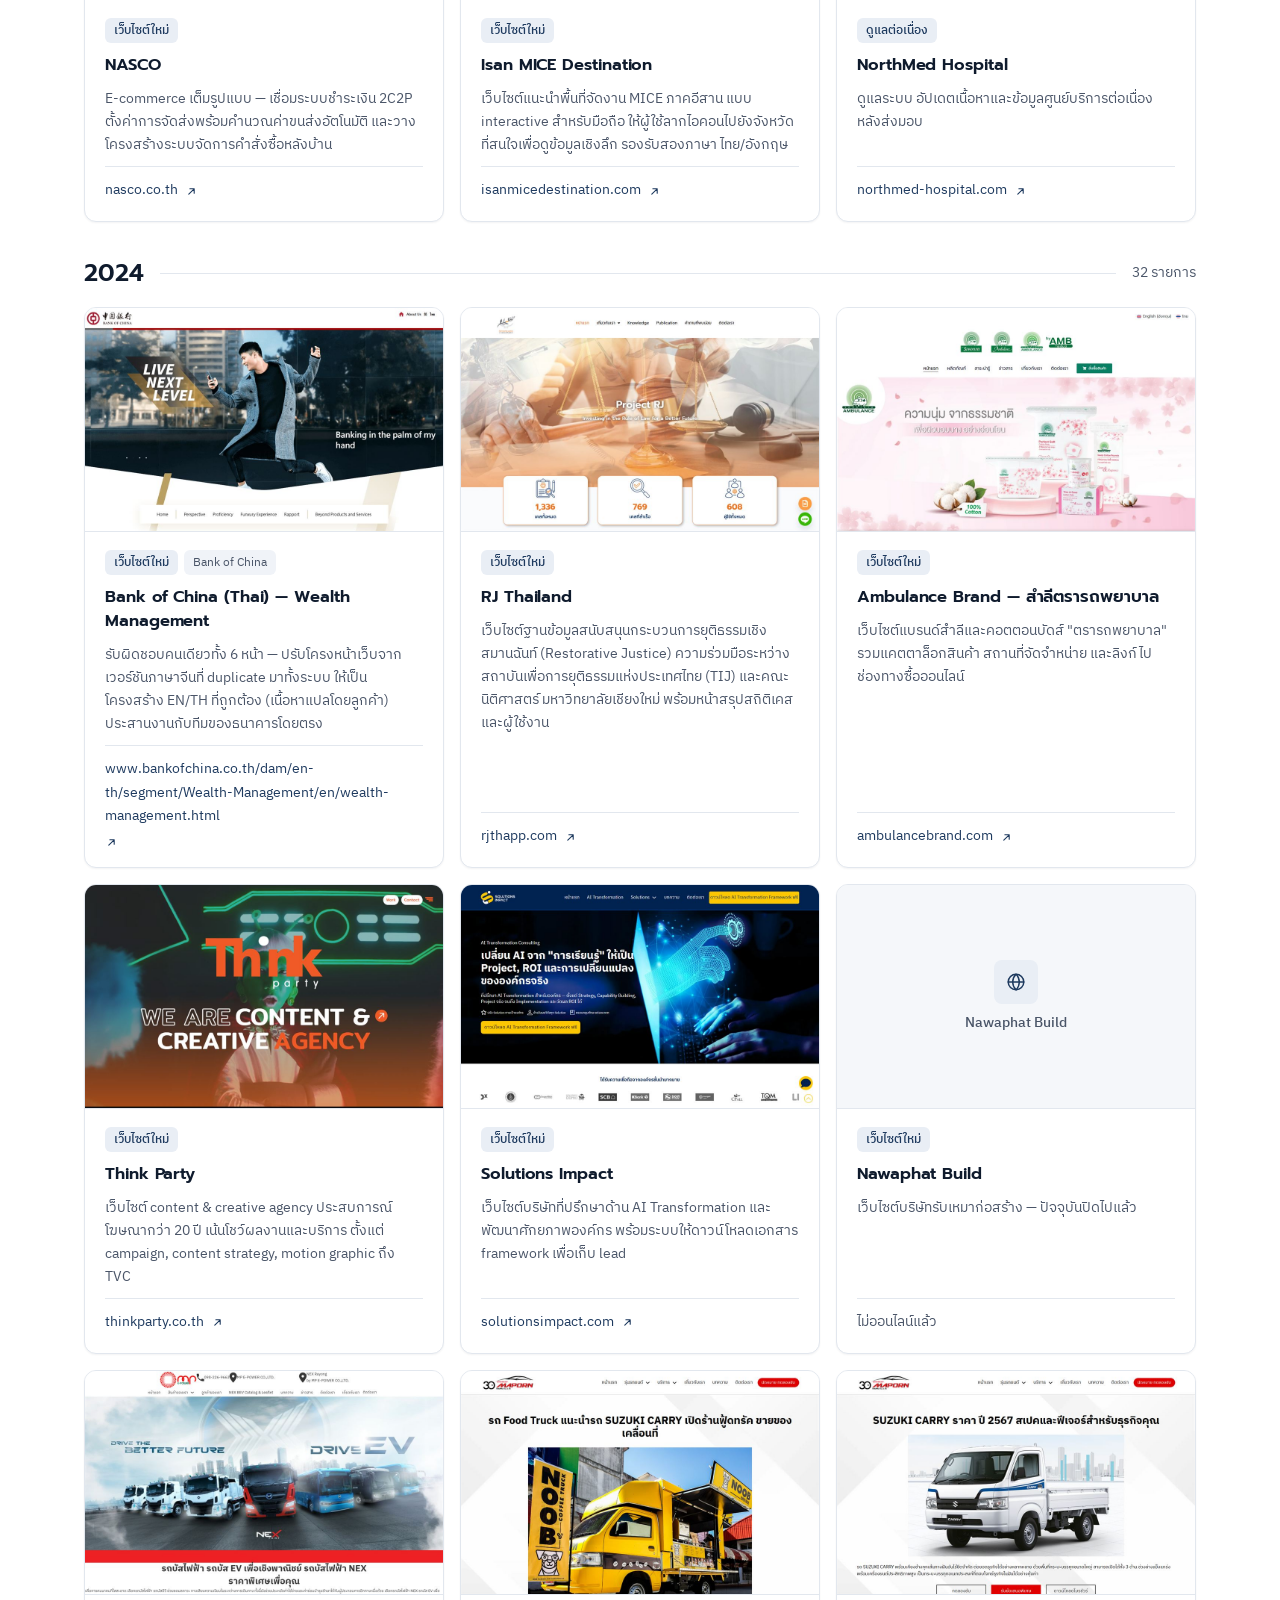
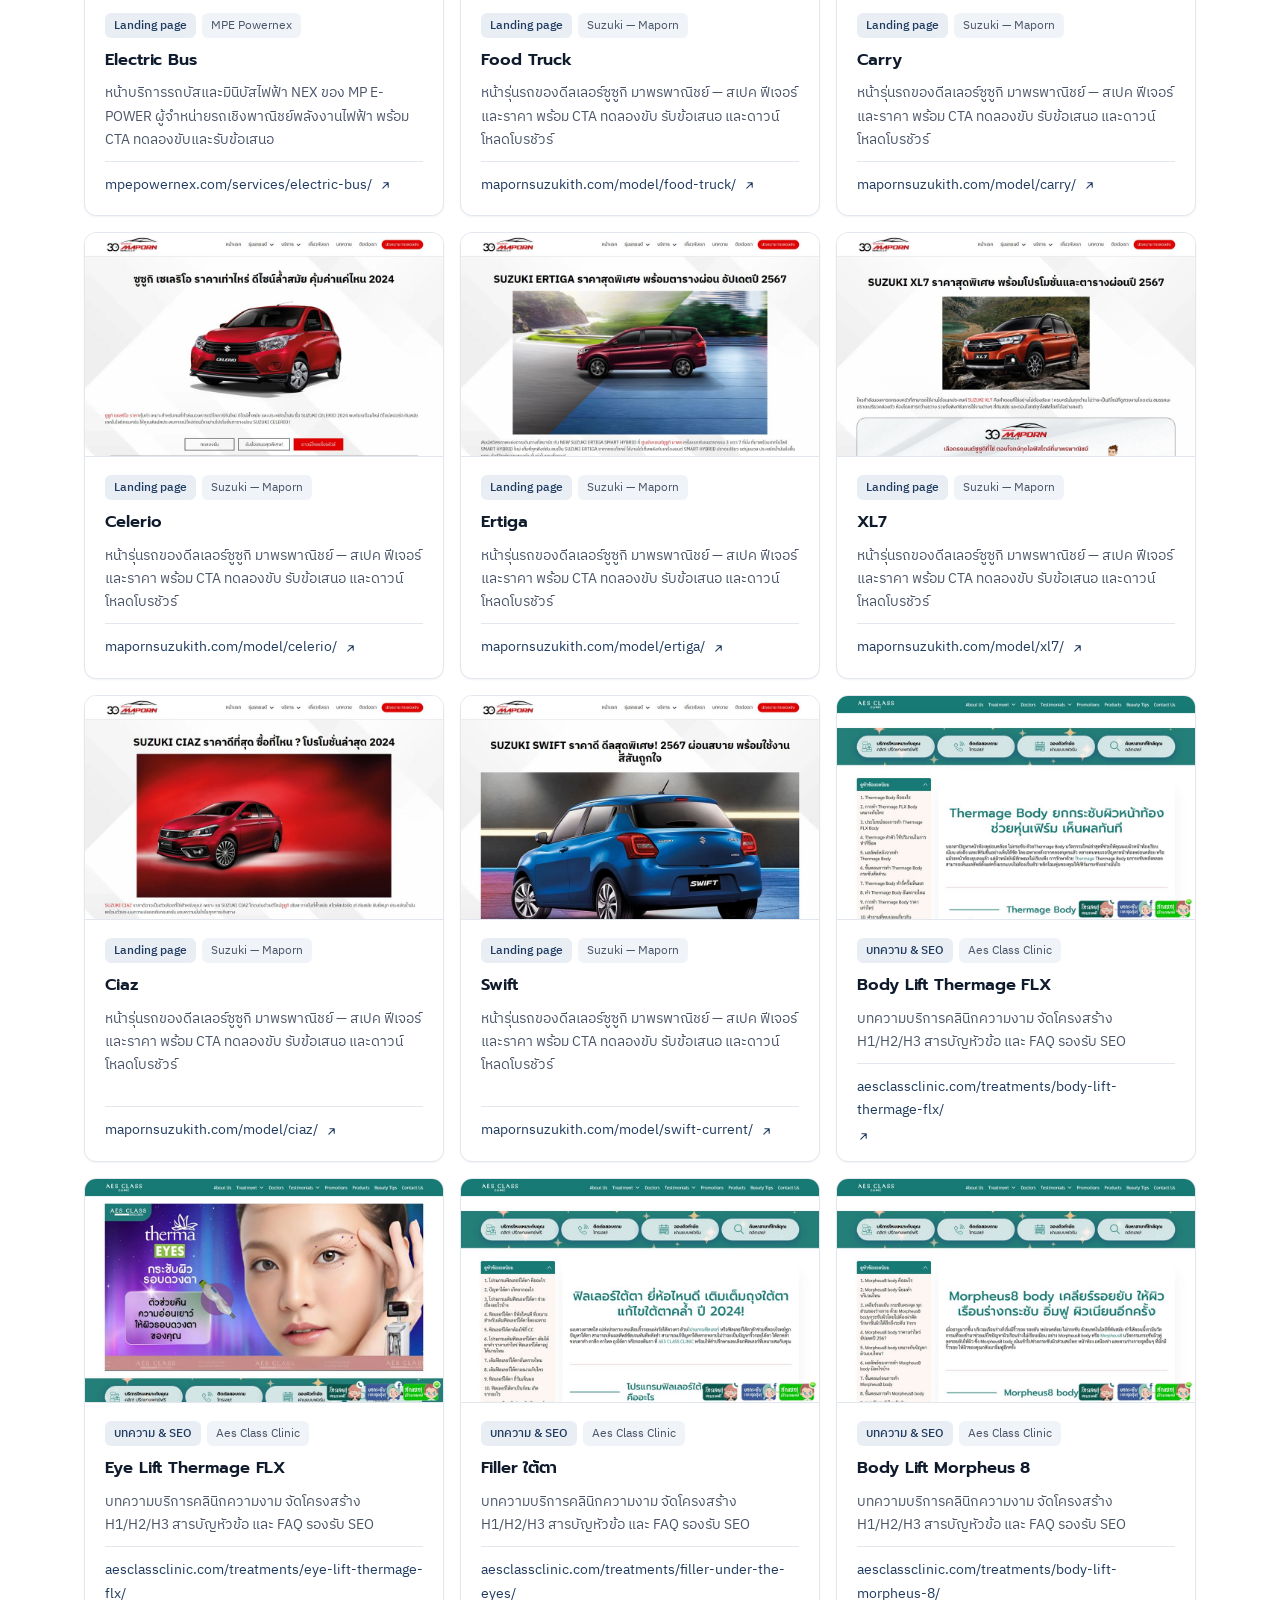
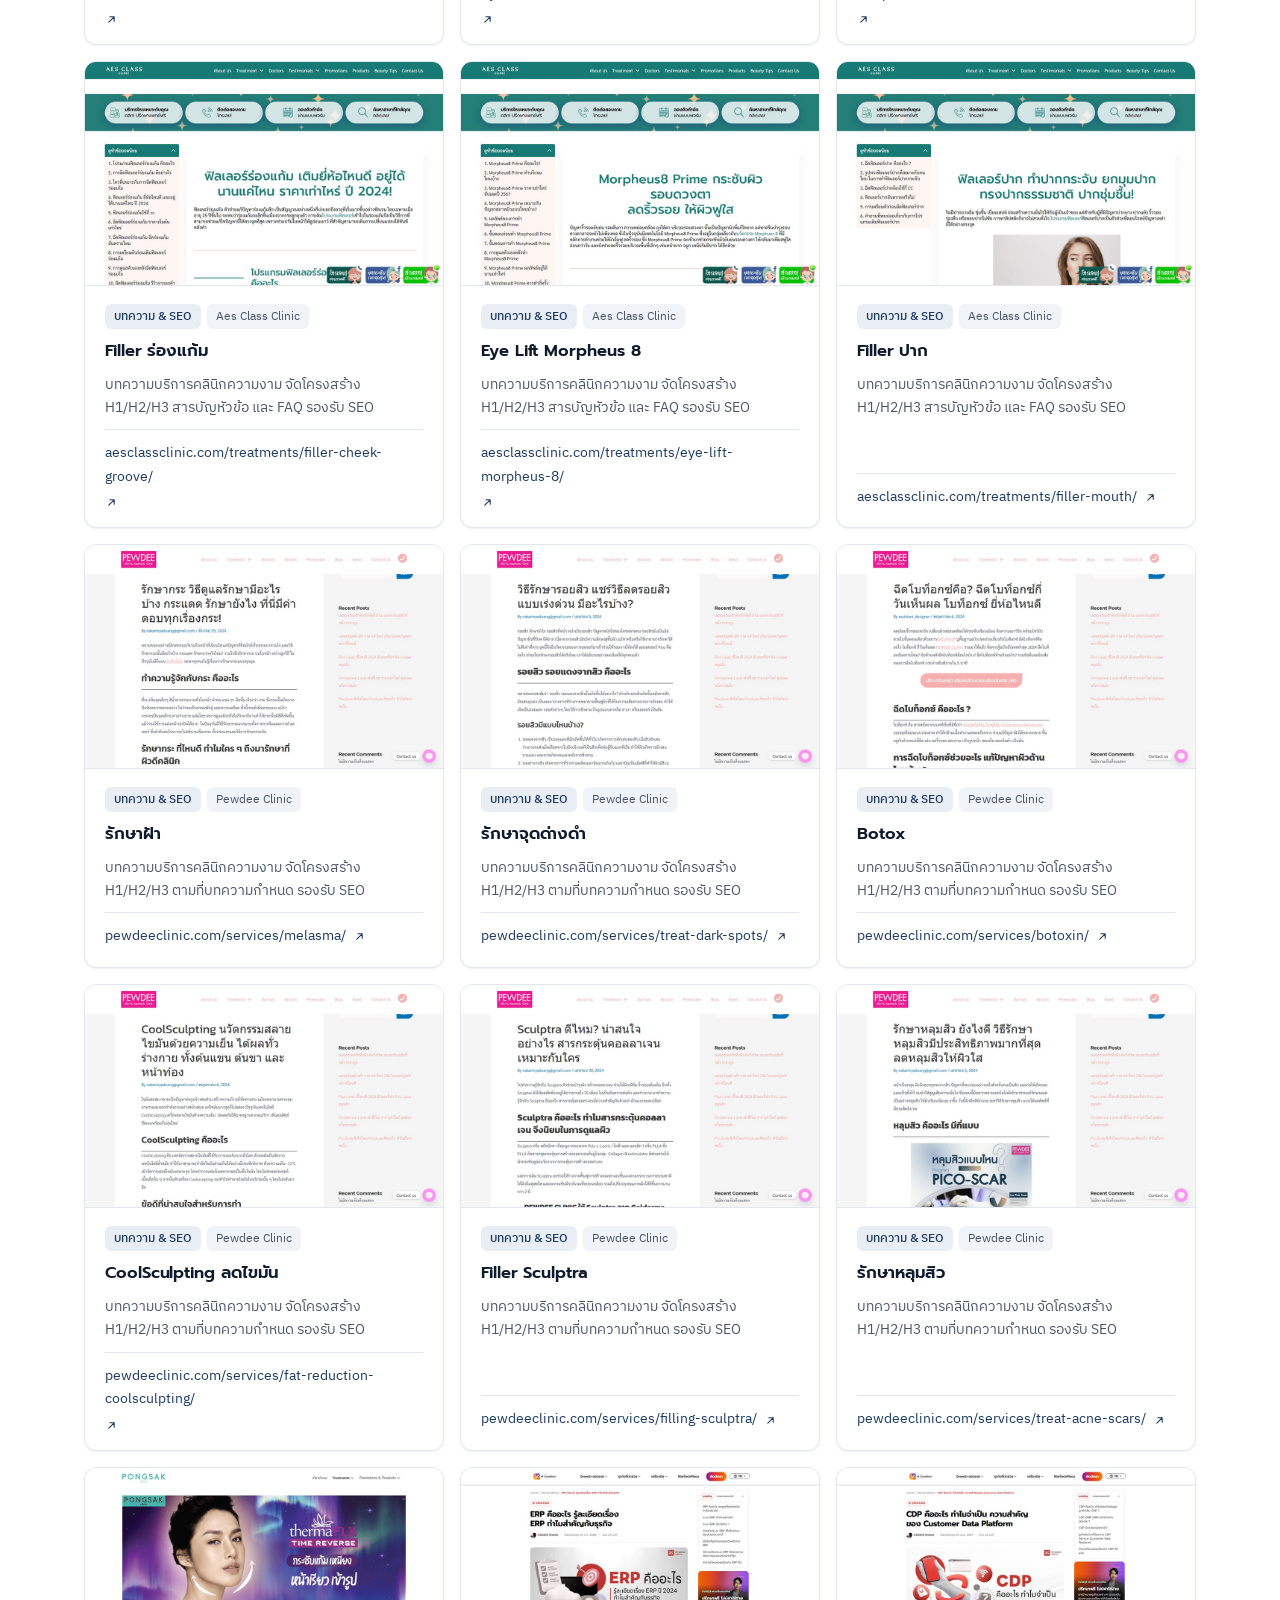
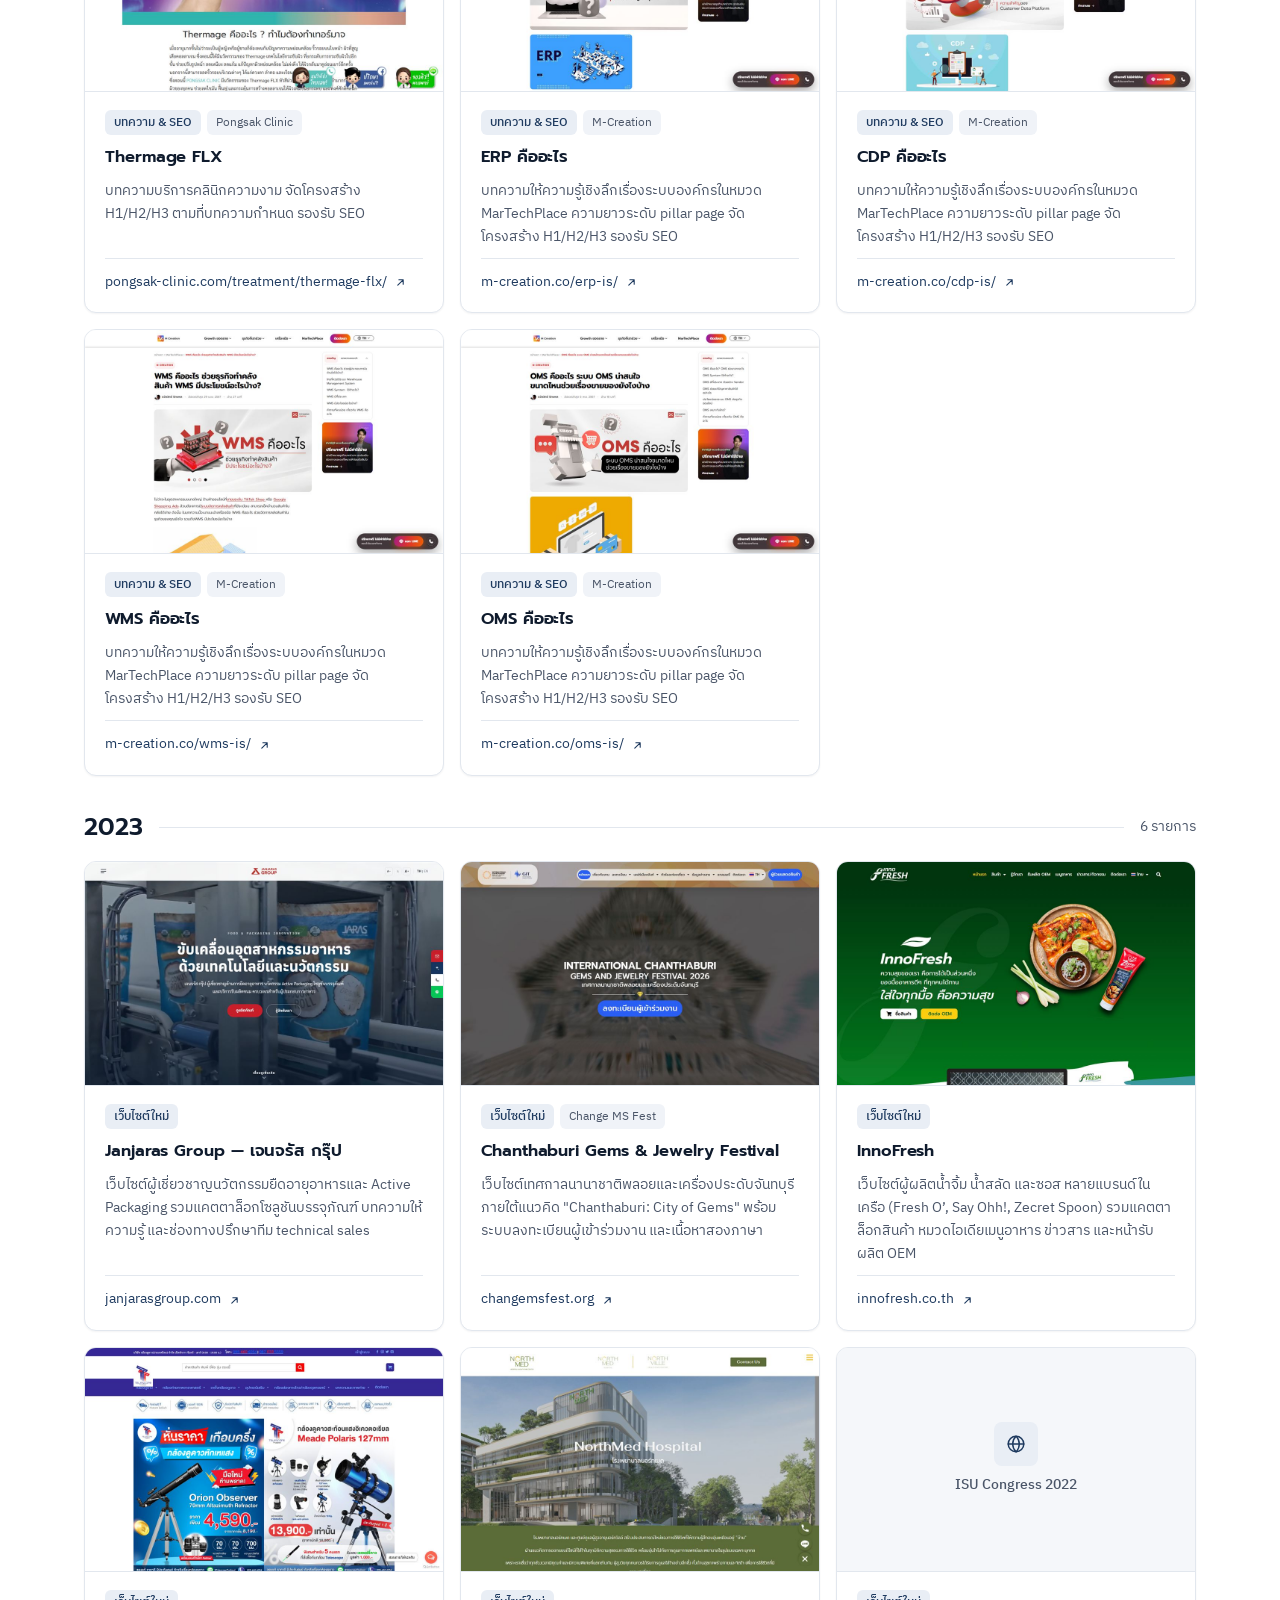
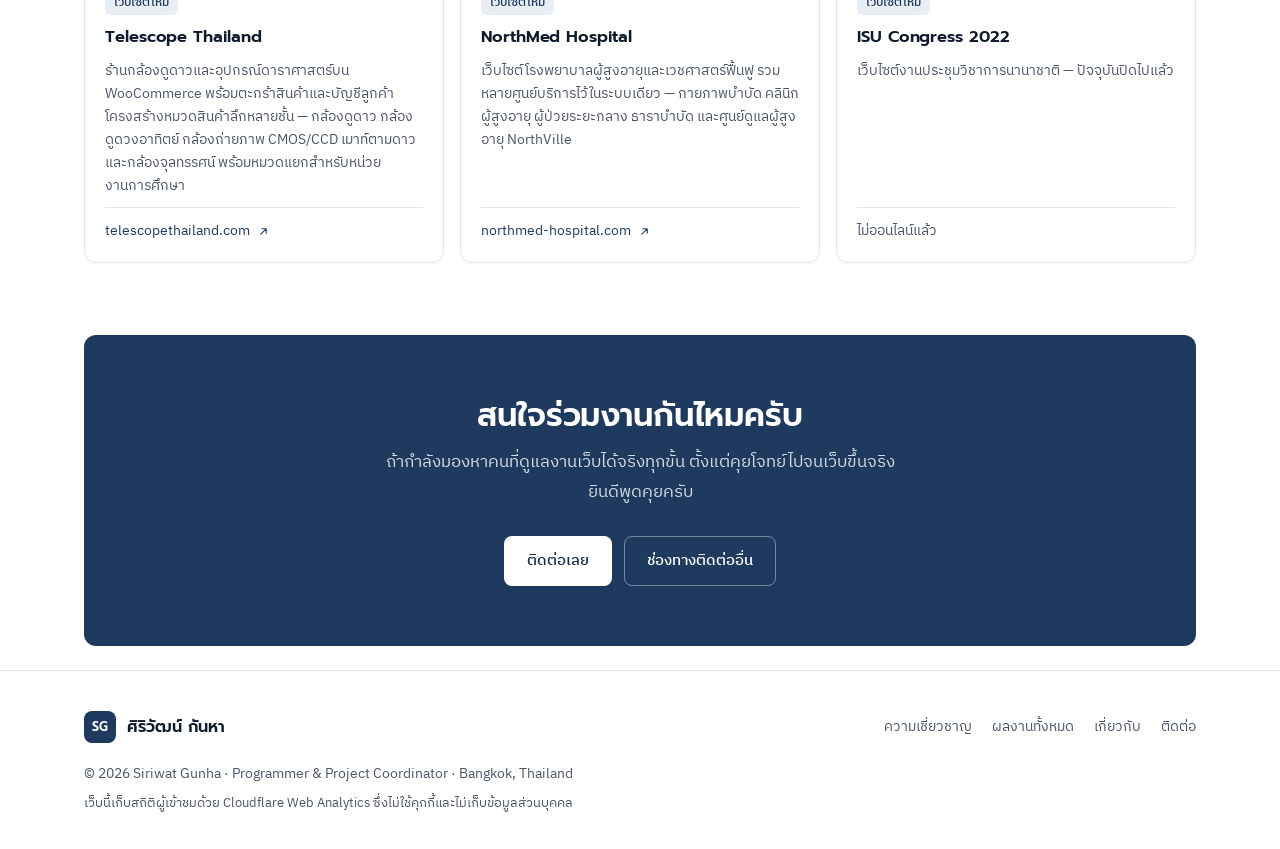
<file: work.html>
<!doctype html>
<html lang="th" data-theme="light">
<head>
<meta charset="utf-8">
<meta name="viewport" content="width=device-width, initial-scale=1">
<title>ผลงานทั้งหมด — ศิริวัฒน์ กันหา (Siriwat Gunha)</title>
<meta name="description" content="รวมผลงานเว็บทั้งหมดของศิริวัฒน์ กันหา แยกตามหมวดหมู่และปี — เว็บไซต์ใหม่ งานดูแลต่อเนื่อง landing page บทความ SEO และระบบงานอีเวนต์">
<link rel="canonical" href="https://znewtwo.github.io/siriwat-portfolio/work.html">
<meta property="og:type" content="website">
<meta property="og:url" content="https://znewtwo.github.io/siriwat-portfolio/work.html">
<meta property="og:title" content="ผลงานทั้งหมด — ศิริวัฒน์ กันหา (Siriwat Gunha)">
<meta property="og:description" content="รวมผลงานเว็บทั้งหมด แยกตามหมวดหมู่และปี">
<link rel="preconnect" href="https://fonts.googleapis.com">
<link rel="preconnect" href="https://fonts.gstatic.com" crossorigin>
<link href="https://fonts.googleapis.com/css2?family=IBM+Plex+Sans+Thai:wght@400;500;600&family=Prompt:wght@500;600&display=swap" rel="stylesheet">
<script>
  (function () {
    try {
      var saved = localStorage.getItem('theme');
      if (saved === 'light' || saved === 'dark') {
        document.documentElement.setAttribute('data-theme', saved);
        return;
      }
    } catch (e) {}
    var prefersDark = window.matchMedia && window.matchMedia('(prefers-color-scheme: dark)').matches;
    document.documentElement.setAttribute('data-theme', prefersDark ? 'dark' : 'light');
  })();
  document.documentElement.classList.add('js');
</script>
<link rel="stylesheet" href="styles.css?v=6">
</head>
<body>

<header>
  <nav class="nav wrap">
    <a href="index.html" class="logo"><span class="mark">SG</span> ศิริวัฒน์ กันหา</a>
    <ul class="nav-links" id="navLinks">
      <li><a href="index.html">หน้าแรก</a></li>
      <li><a href="index.html#skills">ความเชี่ยวชาญ</a></li>
      <li><a href="work.html">ผลงานทั้งหมด</a></li>
      <li><a href="index.html#about">เกี่ยวกับ</a></li>
      <li><a href="index.html#contact">ติดต่อ</a></li>
    </ul>
    <div class="nav-actions">
      <button class="toggle" id="themeToggle" aria-label="สลับโหมดสว่าง/มืด" title="สลับโหมดสว่าง/มืด">
        <svg class="icon-sun" viewBox="0 0 24 24" fill="none" stroke="currentColor" stroke-width="1.7" stroke-linecap="round"><circle cx="12" cy="12" r="4.2"/><path d="M12 2.4v2.3M12 19.3v2.3M4.2 4.2l1.7 1.7M18.1 18.1l1.7 1.7M2.4 12h2.3M19.3 12h2.3M4.2 19.8l1.7-1.7M18.1 5.9l1.7-1.7"/></svg>
        <svg class="icon-moon" viewBox="0 0 24 24" fill="none" stroke="currentColor" stroke-width="1.7" stroke-linecap="round" stroke-linejoin="round"><path d="M20.5 14.3A8.5 8.5 0 0 1 9.7 3.5a8.5 8.5 0 1 0 10.8 10.8Z"/></svg>
      </button>
      <a href="index.html#contact" class="btn btn-primary btn-sm">Contact</a>
      <button class="burger" id="burger" aria-label="เปิดเมนู">
        <svg viewBox="0 0 24 24" fill="none" stroke="currentColor" stroke-width="1.9" stroke-linecap="round"><path d="M4 7h16M4 12h16M4 17h16"/></svg>
      </button>
    </div>
  </nav>
</header>

<main>
  <section class="page-head">
    <div class="wrap inner">
      <a href="index.html" class="back-link">
        <svg viewBox="0 0 24 24" fill="none" stroke="currentColor" stroke-width="2" stroke-linecap="round" stroke-linejoin="round"><path d="M14 6l-6 6 6 6"/></svg>
        กลับหน้าแรก
      </a>
      <h1>ผลงานทั้งหมด</h1>
      <p class="lead" id="intro"></p>
    </div>
  </section>

  <div class="wrap">
    <div class="filters">
      <div class="filter-row" id="catRow"><span class="k">หมวดหมู่</span></div>
      <div class="filter-row" id="yearRow"><span class="k">ปี</span></div>
    </div>
    <p class="result-line" id="resultLine"></p>
    <div id="results"></div>
  </div>

  <div class="wrap" style="margin-top:72px">
    <div class="cta-band">
      <h2>สนใจร่วมงานกันไหมครับ</h2>
      <p>ถ้ากำลังมองหาคนที่ดูแลงานเว็บได้จริงทุกขั้น ตั้งแต่คุยโจทย์ไปจนเว็บขึ้นจริง ยินดีพูดคุยครับ</p>
      <div class="cta-actions">
        <a href="mailto:siriwat.gunha@gmail.com" class="btn btn-primary">ติดต่อเลย</a>
        <a href="index.html#contact" class="btn btn-ghost">ช่องทางติดต่ออื่น</a>
      </div>
    </div>
  </div>
</main>

<footer>
  <div class="wrap foot">
    <a href="index.html" class="logo"><span class="mark">SG</span> ศิริวัฒน์ กันหา</a>
    <div class="foot-links">
      <a href="index.html#skills">ความเชี่ยวชาญ</a>
      <a href="work.html">ผลงานทั้งหมด</a>
      <a href="index.html#about">เกี่ยวกับ</a>
      <a href="index.html#contact">ติดต่อ</a>
    </div>
  </div>
  <div class="wrap" style="margin-top:20px">
    <p class="copy" style="font-size:13.5px;color:var(--text-dim)">© <span id="yr"></span> Siriwat Gunha · Programmer &amp; Project Coordinator · Bangkok, Thailand</p>
    <p class="copy" id="privacyNote" style="font-size:12.5px;color:var(--text-dim);margin-top:6px"></p>
  </div>
</footer>

<script src="projects.js?v=6"></script>
<script>
(function () {
  var root = document.documentElement;

  document.getElementById('themeToggle').addEventListener('click', function () {
    var next = root.getAttribute('data-theme') === 'dark' ? 'light' : 'dark';
    root.setAttribute('data-theme', next);
    try { localStorage.setItem('theme', next); } catch (e) {}
  });
  if (window.matchMedia) {
    window.matchMedia('(prefers-color-scheme: dark)').addEventListener('change', function (e) {
      var saved = null;
      try { saved = localStorage.getItem('theme'); } catch (err) {}
      if (!saved) root.setAttribute('data-theme', e.matches ? 'dark' : 'light');
    });
  }
  var burger = document.getElementById('burger');
  var links = document.getElementById('navLinks');
  burger.addEventListener('click', function () { links.classList.toggle('open'); });

  document.getElementById('yr').textContent = new Date().getFullYear();

  /* ----------------------------- data ----------------------------- */
  var catLabel = {};
  CATEGORIES.forEach(function (c) { catLabel[c.id] = c.label; });

  var years = [];
  var hasUndated = false;
  PROJECTS.forEach(function (p) {
    if (p.year == null) hasUndated = true;
    else if (years.indexOf(p.year) === -1) years.push(p.year);
  });
  years.sort(function (a, b) { return b - a; });

  var state = { cat: 'all', year: 'all' };

  var esc = function (s) {
    return String(s).replace(/&/g, '&amp;').replace(/</g, '&lt;').replace(/>/g, '&gt;').replace(/"/g, '&quot;');
  };

  /* -------------------------- intro copy -------------------------- */
  var counts = {};
  CATEGORIES.forEach(function (c) {
    counts[c.id] = PROJECTS.filter(function (p) { return p.cat === c.id; }).length;
  });
  document.getElementById('intro').textContent =
    'รวม ' + PROJECTS.length + ' รายการ ตั้งแต่ปี ' + years[years.length - 1] + ' ถึง ' + years[0] +
    ' — ' + CATEGORIES.map(function (c) { return c.label + ' ' + counts[c.id]; }).join(' · ');

  /* --------------------------- filters ---------------------------- */
  function chip(label, value, key, n) {
    var b = document.createElement('button');
    b.className = 'fbtn';
    b.type = 'button';
    b.setAttribute('aria-pressed', String(state[key] === value));
    b.innerHTML = esc(label) + (n != null ? ' <span class="n">' + n + '</span>' : '');
    b.addEventListener('click', function () {
      state[key] = value;
      syncChips();
      render();
    });
    b.dataset.key = key;
    b.dataset.value = String(value);
    return b;
  }

  var catRow = document.getElementById('catRow');
  var yearRow = document.getElementById('yearRow');

  catRow.appendChild(chip('ทั้งหมด', 'all', 'cat', PROJECTS.length));
  CATEGORIES.forEach(function (c) {
    if (counts[c.id]) catRow.appendChild(chip(c.label, c.id, 'cat', counts[c.id]));
  });

  yearRow.appendChild(chip('ทุกปี', 'all', 'year'));
  years.forEach(function (y) { yearRow.appendChild(chip(String(y), y, 'year')); });
  if (hasUndated) yearRow.appendChild(chip('ไม่ระบุปี', 'none', 'year'));

  function syncChips() {
    document.querySelectorAll('.fbtn').forEach(function (b) {
      var v = b.dataset.value;
      var cur = state[b.dataset.key];
      b.setAttribute('aria-pressed', String(String(cur) === v));
    });
  }

  /* ---------------------------- render ---------------------------- */
  function matches(p) {
    if (state.cat !== 'all' && p.cat !== state.cat) return false;
    if (state.year === 'all') return true;
    if (state.year === 'none') return p.year == null;
    return p.year === state.year;
  }

  var PH_ICONS = {
    event: '<path d="M17 20.5v-2a3.5 3.5 0 0 0-3.5-3.5h-6A3.5 3.5 0 0 0 4 18.5v2"/><circle cx="10.5" cy="7.5" r="3.5"/><path d="M20 20.5v-2a3.5 3.5 0 0 0-2.6-3.4M15.5 4.2a3.5 3.5 0 0 1 0 6.6"/>',
    offline: '<circle cx="12" cy="12" r="8.5"/><path d="M3.5 12h17M12 3.5c2.4 2.4 3.6 5.2 3.6 8.5s-1.2 6.1-3.6 8.5c-2.4-2.4-3.6-5.2-3.6-8.5s1.2-6.1 3.6-8.5Z"/>',
    page: '<rect x="3" y="4" width="18" height="16" rx="2.5"/><path d="M3 9h18M7.5 13h6"/>'
  };

  // ปกสำรองสำหรับงานที่ไม่มีหน้าเว็บให้แคป (งานอีเวนต์ / เว็บที่ปิดแล้ว / รูปโหลดไม่ได้)
  function placeholder(p) {
    var key = p.cat === 'event' ? 'event' : (p.offline ? 'offline' : 'page');
    return '<div class="thumb ph"><div><div class="ph-ico"><svg viewBox="0 0 24 24" fill="none" stroke="currentColor" ' +
      'stroke-width="1.6" stroke-linecap="round" stroke-linejoin="round">' + PH_ICONS[key] + '</svg></div>' +
      '<div class="ph-txt">' + esc(p.brand || p.name) + '</div></div></div>';
  }

  function card(p) {
    var link = p.url && !p.offline;
    var el = document.createElement(link ? 'a' : 'div');
    el.className = 'work-card';
    if (link) {
      el.href = /^https?:\/\//.test(p.url) ? p.url : 'https://' + p.url;
      el.target = '_blank';
      el.rel = 'noopener';
    }
    var html = p.cover
      ? '<div class="thumb"><img src="' + esc(p.cover) + '?v=6" alt="ภาพหน้าเว็บ ' + esc(p.name) +
        '" loading="lazy" decoding="async" width="960" height="600"></div>'
      : placeholder(p);
    html += '<div class="top"><span class="tag">' + esc(catLabel[p.cat] || p.cat) + '</span>';
    if (p.brand) html += '<span class="tag muted">' + esc(p.brand) + '</span>';
    html += '</div><h3>' + esc(p.name) + '</h3>';
    if (p.note) html += '<p>' + esc(p.note) + '</p>';
    if (link) {
      html += '<div class="foot">' + esc(p.url) +
        '<svg viewBox="0 0 24 24" fill="none" stroke="currentColor" stroke-width="2" stroke-linecap="round" stroke-linejoin="round"><path d="M7 17 17 7M9 7h8v8"/></svg></div>';
    } else if (p.offline) {
      html += '<div class="foot offline">ไม่ออนไลน์แล้ว</div>';
    }
    el.innerHTML = html;
    var img = el.querySelector('.thumb img');
    if (img) {
      img.addEventListener('error', function () {
        img.parentNode.outerHTML = placeholder(p);
      }, { once: true });
    }
    return el;
  }

  var results = document.getElementById('results');
  var resultLine = document.getElementById('resultLine');

  function render() {
    var list = PROJECTS.filter(matches);
    results.innerHTML = '';
    resultLine.textContent = 'แสดง ' + list.length + ' จาก ' + PROJECTS.length + ' รายการ';

    if (!list.length) {
      var empty = document.createElement('div');
      empty.className = 'empty';
      empty.textContent = 'ไม่มีผลงานที่ตรงกับตัวกรองนี้';
      results.appendChild(empty);
      return;
    }

    var buckets = [];
    years.forEach(function (y) {
      var items = list.filter(function (p) { return p.year === y; });
      if (items.length) buckets.push({ title: String(y), items: items });
    });
    var undated = list.filter(function (p) { return p.year == null; });
    if (undated.length) buckets.push({ title: 'ไม่ระบุปี', items: undated });

    buckets.forEach(function (b) {
      var wrap = document.createElement('section');
      wrap.className = 'year-group';
      wrap.innerHTML =
        '<div class="year-head"><h2>' + esc(b.title) + '</h2>' +
        '<span class="rule"></span><span class="count">' + b.items.length + ' รายการ</span></div>';
      var grid = document.createElement('div');
      grid.className = 'work-grid';
      b.items.forEach(function (p) { grid.appendChild(card(p)); });
      wrap.appendChild(grid);
      results.appendChild(wrap);
    });
  }

  render();
})();
</script>
<script src="analytics.js?v=6"></script>
</body>
</html>
</file>
<file: styles.css>
/* Navy & neutral theme — solid surfaces, thin borders, one accent colour. */
:root{
  --bg:#FFFFFF;
  --bg-alt:#F5F7FA;
  --surface:#FFFFFF;
  --surface-2:#F0F3F8;
  --text:#0F1B2D;
  --text-dim:#4A5568;
  --primary:#1E3A5F;          /* navy */
  --primary-hover:#152C49;
  --primary-ink:#1E3A5F;      /* links, labels */
  --primary-soft:#E9EEF5;
  --on-primary:#FFFFFF;
  --border:#E2E7EE;
  --border-strong:#C9D2DE;
  --shadow:0 1px 2px rgba(15,27,45,.05);
  --shadow-lg:0 1px 3px rgba(15,27,45,.06), 0 8px 24px -12px rgba(15,27,45,.14);
  --radius:12px;
  --radius-sm:8px;
  --maxw:1160px;
  --font-body:'IBM Plex Sans Thai','Prompt',system-ui,-apple-system,'Segoe UI',sans-serif;
  --font-head:'Prompt','IBM Plex Sans Thai',system-ui,sans-serif;
}
:root[data-theme="dark"]{
  --bg:#0B1424;
  --bg-alt:#0F1A2D;
  --surface:#111C30;
  --surface-2:#17243B;
  --text:#E8EDF5;
  --text-dim:#A2AEC1;
  --primary:#2E5080;
  --primary-hover:#38609A;
  --primary-ink:#9CB7DE;
  --primary-soft:rgba(156,183,222,.10);
  --on-primary:#FFFFFF;
  --border:#22314A;
  --border-strong:#2F4060;
  --shadow:0 1px 2px rgba(0,0,0,.3);
  --shadow-lg:0 1px 3px rgba(0,0,0,.35), 0 10px 28px -14px rgba(0,0,0,.6);
}

*{box-sizing:border-box}
html{scroll-behavior:smooth}
body{
  margin:0;
  font-family:var(--font-body);
  font-weight:400;
  font-size:16px;
  line-height:1.75;
  color:var(--text);
  background:var(--bg);
  -webkit-font-smoothing:antialiased;
  overflow-x:hidden;
  transition:background-color .2s ease, color .2s ease;
}
h1,h2,h3,h4{font-family:var(--font-head);line-height:1.3;margin:0;font-weight:600;letter-spacing:-.005em}
p{margin:0}
a{color:inherit;text-decoration:none}
img{max-width:100%;display:block}
ul{margin:0;padding:0;list-style:none}
:focus-visible{outline:2px solid var(--primary-ink);outline-offset:2px}

.wrap{width:100%;max-width:var(--maxw);margin:0 auto;padding:0 24px}
.section{padding:96px 0;position:relative}
.eyebrow{
  display:inline-block;
  font-size:13px;font-weight:600;letter-spacing:.08em;text-transform:uppercase;
  color:var(--primary-ink);
}
.h2{font-size:34px;margin:12px 0 14px;max-width:22ch}
.lead{font-size:17px;color:var(--text-dim);max-width:60ch}
.center{text-align:center}
.center .h2,.center .lead{margin-left:auto;margin-right:auto}

/* ---------- nav ---------- */
header{
  position:sticky;top:0;z-index:50;
  background:color-mix(in srgb, var(--bg) 92%, transparent);
  -webkit-backdrop-filter:blur(8px);backdrop-filter:blur(8px);
  border-bottom:1px solid var(--border);
}
.nav{
  display:flex;align-items:center;gap:28px;
  height:68px;
}
.logo{display:flex;align-items:center;gap:11px;font-family:var(--font-head);font-weight:600;font-size:16px;white-space:nowrap}
.logo .mark{
  width:32px;height:32px;border-radius:8px;display:grid;place-items:center;
  background:var(--primary);color:var(--on-primary);
  font-size:12.5px;font-weight:600;letter-spacing:.03em;
}
.nav-links{display:flex;gap:2px;margin-left:auto}
.nav-links a{
  padding:8px 14px;border-radius:var(--radius-sm);font-size:15px;color:var(--text-dim);
  white-space:nowrap;
  transition:color .15s ease,background-color .15s ease;
}
.nav-links a:hover{color:var(--text);background:var(--surface-2)}
.nav-actions{display:flex;align-items:center;gap:10px}

.btn{
  display:inline-flex;align-items:center;justify-content:center;gap:8px;
  font-family:inherit;font-size:15px;font-weight:500;
  padding:11px 22px;border-radius:var(--radius-sm);border:1px solid transparent;
  cursor:pointer;white-space:nowrap;
  transition:background-color .15s ease,border-color .15s ease,color .15s ease;
}
.btn-primary{background:var(--primary);color:var(--on-primary)}
.btn-primary:hover{background:var(--primary-hover)}
.btn-ghost{background:var(--surface);border-color:var(--border-strong);color:var(--text)}
.btn-ghost:hover{background:var(--surface-2)}
.btn-sm{padding:8px 16px;font-size:14px}

.toggle,.burger{
  width:38px;height:38px;flex:0 0 38px;border-radius:var(--radius-sm);
  display:grid;place-items:center;cursor:pointer;
  background:transparent;border:1px solid var(--border);color:var(--text);
  transition:background-color .15s ease,border-color .15s ease;
}
.toggle:hover,.burger:hover{background:var(--surface-2)}
.toggle svg,.burger svg{width:18px;height:18px}
:root[data-theme="light"] .icon-moon{display:none}
:root[data-theme="dark"] .icon-sun{display:none}
.burger{display:none}

/* ---------- hero ---------- */
.hero{position:relative;padding:80px 0 88px}
.hero-inner{display:grid;grid-template-columns:1.1fr .9fr;gap:64px;align-items:center}
.hero h1{font-size:52px;margin:16px 0 20px;letter-spacing:-.015em;line-height:1.2}
.hero h1 .grad{color:var(--primary-ink)}
.hero-sub{font-size:17.5px;color:var(--text-dim);max-width:46ch;margin-bottom:32px}
.hero-cta{display:flex;gap:12px;flex-wrap:wrap}
.hero-stats{display:grid;grid-template-columns:repeat(4,1fr);gap:18px;margin-top:48px;padding-top:28px;border-top:1px solid var(--border)}
.stat .n{font-family:var(--font-head);font-size:28px;font-weight:600;color:var(--text)}
.stat .l{font-size:14px;color:var(--text-dim);line-height:1.5}

.hero-visual{position:relative}
.panel{
  background:var(--surface);
  border:1px solid var(--border);border-radius:var(--radius);
  box-shadow:var(--shadow-lg);
  padding:26px;
}
.panel-top{display:flex;align-items:center;gap:6px;margin-bottom:22px;padding-bottom:16px;border-bottom:1px solid var(--border)}
.panel-top i{display:none}
.panel-top span{font-size:14px;font-weight:500;color:var(--text)}
.bar-row{display:flex;align-items:center;gap:14px;margin-bottom:14px}
.bar-row .k{font-size:14px;color:var(--text-dim);width:116px;flex:0 0 116px}
.bar{height:8px;border-radius:4px;background:var(--surface-2);flex:1;overflow:hidden}
.bar span{display:block;height:100%;border-radius:4px;background:var(--primary)}
:root[data-theme="dark"] .bar span{background:var(--primary-ink)}
.bar-row .v{font-size:14px;font-weight:600;width:30px;text-align:right}
.chips{display:flex;flex-wrap:wrap;gap:6px;margin-top:20px;padding-top:18px;border-top:1px solid var(--border)}
.chip{
  font-size:12.5px;padding:3px 10px;border-radius:6px;
  background:var(--surface-2);border:1px solid var(--border);color:var(--text-dim);
}

/* ---------- trusted ---------- */
.trusted{padding:32px 0;background:var(--bg-alt);border-top:1px solid var(--border);border-bottom:1px solid var(--border)}
.trusted p{font-size:13px;letter-spacing:.08em;text-transform:uppercase;color:var(--text-dim);text-align:center;margin-bottom:18px}
.logos{display:flex;flex-wrap:wrap;justify-content:center;align-items:center;gap:26px 52px}
/* Each logo is a one-colour mask, so it follows the theme colour. */
.logo-item{
  display:block;height:calc(var(--h) * 1px);
  background:var(--text-dim);opacity:.8;
  -webkit-mask-repeat:no-repeat;mask-repeat:no-repeat;
  -webkit-mask-position:center;mask-position:center;
  -webkit-mask-size:contain;mask-size:contain;
  transition:opacity .15s ease,background-color .15s ease;
}
.logo-item:hover{opacity:1;background:var(--primary-ink)}

/* ---------- cards ---------- */
.cards{display:grid;grid-template-columns:repeat(4,1fr);gap:18px;margin-top:48px}
.card{
  background:var(--surface);
  border:1px solid var(--border);border-radius:var(--radius);
  padding:28px 24px;
  box-shadow:var(--shadow);
  transition:border-color .15s ease,box-shadow .15s ease;
}
.card:hover{border-color:var(--border-strong);box-shadow:var(--shadow-lg)}
.ico{
  width:42px;height:42px;border-radius:var(--radius-sm);display:grid;place-items:center;margin-bottom:18px;
  background:var(--primary-soft);color:var(--primary-ink);
}
.ico svg{width:20px;height:20px}
.card h3{font-size:18px;margin-bottom:10px}
.card p{font-size:15px;color:var(--text-dim);line-height:1.7}
.card .tags{display:flex;flex-wrap:wrap;gap:6px;margin-top:16px}
.card .tags span{font-size:12.5px;padding:2px 9px;border-radius:6px;background:var(--surface-2);color:var(--text-dim)}

/* ---------- solutions (alternating) ---------- */
.solution{display:grid;grid-template-columns:1fr 1fr;gap:60px;align-items:center;margin-top:72px}
.solution:nth-child(even) .solution-text{order:2}
.solution h3{font-size:26px;margin-bottom:10px}
.solution .role{font-size:13px;color:var(--primary-ink);font-weight:600;letter-spacing:.06em;text-transform:uppercase;margin-bottom:10px}
.solution p{font-size:16px;color:var(--text-dim);margin-bottom:20px}
.solution ul{display:grid;gap:10px;margin-bottom:24px}
.solution li{display:flex;gap:11px;font-size:15.5px;color:var(--text);align-items:flex-start}
.solution li svg{width:18px;height:18px;flex:0 0 18px;margin-top:4px;color:var(--primary-ink)}
.link-out{display:inline-flex;align-items:center;gap:6px;font-size:15px;font-weight:500;color:var(--primary-ink);border-bottom:1px solid transparent}
.link-out:hover{border-bottom-color:currentColor}
.link-out svg{width:15px;height:15px}

.mock{
  background:var(--surface);
  border:1px solid var(--border);border-radius:var(--radius);
  box-shadow:var(--shadow-lg);overflow:hidden;
}
.mock-head{display:flex;align-items:center;gap:6px;padding:11px 14px;border-bottom:1px solid var(--border);background:var(--bg-alt)}
.mock-head i{width:9px;height:9px;border-radius:50%;background:var(--border-strong);display:block}
.mock-head .url{
  margin-left:8px;font-size:12.5px;color:var(--text-dim);
  background:var(--surface);border:1px solid var(--border);
  padding:2px 12px;border-radius:6px;flex:1;
  overflow:hidden;text-overflow:ellipsis;white-space:nowrap;
}
.mock-body{padding:22px;display:grid;gap:12px}
.line{height:10px;border-radius:4px;background:var(--surface-2)}
.line.w70{width:70%}.line.w45{width:45%}.line.w90{width:90%}.line.w55{width:55%}
.line.accent{background:var(--primary);height:14px;opacity:.85}
:root[data-theme="dark"] .line.accent{background:var(--primary-ink);opacity:.5}
.mock-tiles{display:grid;grid-template-columns:repeat(3,1fr);gap:10px;margin-top:4px}
.tile{background:var(--bg-alt);border:1px solid var(--border);border-radius:var(--radius-sm);padding:14px}
.tile .t-n{font-family:var(--font-head);font-size:18px;font-weight:600}
.tile .t-l{font-size:12px;color:var(--text-dim);line-height:1.4}

/* ---------- about ---------- */
#about{background:var(--bg-alt);border-top:1px solid var(--border);border-bottom:1px solid var(--border)}
.benefits{display:grid;grid-template-columns:1.4fr 1fr 1fr;gap:18px;margin-top:48px}
.b-lg{grid-row:span 2;display:flex;flex-direction:column;justify-content:space-between}
.b-wide{grid-column:span 2}
.benefit{
  background:var(--surface);
  border:1px solid var(--border);border-radius:var(--radius);
  padding:28px 26px;
  box-shadow:var(--shadow);
}
.benefit h3{font-size:18.5px;margin-bottom:10px}
.benefit p{font-size:15px;color:var(--text-dim)}
.b-lg .big{font-family:var(--font-head);font-size:52px;font-weight:600;line-height:1.1;color:var(--primary-ink);margin-bottom:8px}

/* ---------- process ---------- */
#about + .section{padding-top:96px!important}
.steps{display:grid;grid-template-columns:repeat(5,1fr);gap:0;margin-top:48px;border:1px solid var(--border);border-radius:var(--radius);background:var(--surface);overflow:hidden}
.step{padding:26px 22px;border-left:1px solid var(--border)}
.step:first-child{border-left:0}
.step .num{
  font-family:var(--font-head);font-size:13px;font-weight:600;letter-spacing:.06em;color:var(--primary-ink);
  display:inline-block;margin-bottom:10px;
}
.step h4{font-size:16.5px;margin-bottom:8px}
.step p{font-size:14.5px;color:var(--text-dim);line-height:1.65}

/* ---------- cta ---------- */
.cta-band{
  border-radius:var(--radius);
  padding:60px 48px;text-align:center;
  background:var(--primary);
  color:#fff;
}
:root[data-theme="dark"] .cta-band{background:#16294A;border:1px solid var(--border-strong)}
.cta-band h2{font-size:32px;margin-bottom:12px;color:#fff}
.cta-band p{font-size:17px;color:rgba(255,255,255,.82);max-width:52ch;margin:0 auto 28px}
.cta-actions{display:flex;gap:12px;justify-content:center;flex-wrap:wrap}
.cta-band .btn-primary{background:#fff;color:#152C49}
.cta-band .btn-primary:hover{background:#E9EEF5}
.cta-band .btn-ghost{background:transparent;border-color:rgba(255,255,255,.4);color:#fff}
.cta-band .btn-ghost:hover{background:rgba(255,255,255,.08)}

/* ---------- contact ---------- */
.contact-grid{display:grid;grid-template-columns:repeat(4,1fr);gap:16px;margin-top:40px}
.contact-card{
  display:block;
  background:var(--surface);
  border:1px solid var(--border);border-radius:var(--radius);
  padding:22px 22px;
  box-shadow:var(--shadow);
  transition:border-color .15s ease;
}
a.contact-card:hover{border-color:var(--primary-ink)}
.contact-card .k{font-size:12.5px;font-weight:600;letter-spacing:.07em;text-transform:uppercase;color:var(--text-dim);margin-bottom:6px}
.contact-card .v{font-size:16px;font-weight:500;word-break:break-all}

/* ---------- footer ---------- */
footer{border-top:1px solid var(--border);padding:40px 0 34px;margin-top:24px}
.foot{display:flex;align-items:center;gap:22px;flex-wrap:wrap}
.foot .copy{font-size:14px;color:var(--text-dim)}
.foot-links{display:flex;gap:20px;margin-left:auto;flex-wrap:wrap}
.foot-links a{font-size:14px;color:var(--text-dim)}
.foot-links a:hover{color:var(--text)}

/* ---------- reveal (subtle) ---------- */
.js .reveal{opacity:0;transform:translateY(10px);transition:opacity .5s ease,transform .5s ease}
.js .reveal.in{opacity:1;transform:none}

/* ---------- responsive ---------- */
@media (max-width:980px){
  .hero-inner{grid-template-columns:1fr;gap:44px}
  .hero h1{font-size:42px}
  .cards{grid-template-columns:repeat(2,1fr)}
  .solution{grid-template-columns:1fr;gap:30px}
  .solution:nth-child(even) .solution-text{order:0}
  .benefits{grid-template-columns:1fr 1fr}
  .b-lg{grid-row:span 1}
  .b-wide{grid-column:span 2}
  .steps{grid-template-columns:repeat(2,1fr)}
  .step{border-left:0;border-top:1px solid var(--border)}
  .step:nth-child(-n+2){border-top:0}
  .step:nth-child(even){border-left:1px solid var(--border)}
  .contact-grid{grid-template-columns:repeat(2,1fr)}
}
@media (max-width:960px){
  .nav-links{
    display:none;position:absolute;top:68px;left:0;right:0;
    flex-direction:column;gap:2px;padding:12px 16px 16px;
    background:var(--bg);border-bottom:1px solid var(--border);
    box-shadow:var(--shadow-lg);
  }
  .nav-links.open{display:flex}
  .nav-links a{padding:12px 14px;font-size:16px}
  .nav{position:relative}
  .nav-actions{margin-left:auto}
  .burger{display:grid}
}
@media (max-width:768px){
  .section{padding:72px 0}
  #about + .section{padding-top:72px!important}
  .nav .btn-primary{display:none}
  .h2,.cta-band h2{font-size:28px}
}
@media (max-width:560px){
  .wrap{padding:0 16px}
  .hero{padding:48px 0 64px}
  .hero h1{font-size:34px}
  .hero-sub{font-size:16px}
  .hero-stats{grid-template-columns:repeat(2,1fr);gap:20px}
  .cards,.benefits,.contact-grid{grid-template-columns:1fr}
  .steps{grid-template-columns:1fr}
  .step,.step:nth-child(even){border-left:0;border-top:1px solid var(--border)}
  .step:first-child{border-top:0}
  .step:nth-child(2){border-top:1px solid var(--border)}
  .b-wide{grid-column:span 1}
  .cta-band{padding:44px 22px}
  .mock-tiles{grid-template-columns:1fr}
  .hero-cta .btn{flex:1 1 100%}
  .logos{gap:20px 30px}
  .logo-item{height:calc(var(--h) * .75px)}
}
@media (prefers-reduced-motion:reduce){
  *{animation:none!important;transition-duration:.01ms!important}
  .js .reveal{opacity:1;transform:none}
}

/* ---------- all-work page ---------- */
.page-head{padding:56px 0 8px}
.page-head h1{font-size:40px;margin:12px 0 12px;letter-spacing:-.01em}
.back-link{display:inline-flex;align-items:center;gap:8px;font-size:14.5px;color:var(--text-dim);margin-bottom:10px}
.back-link:hover{color:var(--text)}
.back-link svg{width:15px;height:15px}

.filters{
  position:sticky;top:68px;z-index:30;
  margin:28px 0 8px;padding:14px 16px;border-radius:var(--radius);
  background:var(--surface);
  border:1px solid var(--border);
  box-shadow:var(--shadow);
}
.filter-row{display:flex;align-items:center;gap:8px;flex-wrap:wrap}
.filter-row + .filter-row{margin-top:12px;padding-top:12px;border-top:1px solid var(--border)}
.filter-row .k{font-size:14px;font-weight:500;color:var(--text-dim);width:72px;flex:0 0 72px}
.fbtn{
  font-family:inherit;font-size:14px;cursor:pointer;
  padding:6px 14px;border-radius:var(--radius-sm);
  background:var(--surface);border:1px solid var(--border);color:var(--text-dim);
  transition:color .15s ease,border-color .15s ease,background-color .15s ease;
}
.fbtn:hover{color:var(--text);border-color:var(--border-strong);background:var(--surface-2)}
.fbtn[aria-pressed="true"]{background:var(--primary);border-color:var(--primary);color:var(--on-primary);font-weight:500}
.fbtn .n{opacity:.7;font-size:12.5px;margin-left:5px}

.result-line{font-size:14px;color:var(--text-dim);margin:22px 0 4px}
.year-group{margin-top:36px}
.year-head{display:flex;align-items:center;gap:16px;margin-bottom:18px}
.year-head h2{font-size:24px;white-space:nowrap}
.year-head .rule{height:1px;background:var(--border);flex:1}
.year-head .count{font-size:13.5px;color:var(--text-dim);white-space:nowrap}

.work-grid{display:grid;grid-template-columns:repeat(3,1fr);gap:16px}
.work-card{
  display:flex;flex-direction:column;gap:10px;
  padding:20px 20px 18px;border-radius:var(--radius);
  background:var(--surface);
  border:1px solid var(--border);
  box-shadow:var(--shadow);
  overflow:hidden;
  transition:border-color .15s ease,box-shadow .15s ease;
}
a.work-card:hover{border-color:var(--border-strong);box-shadow:var(--shadow-lg)}
.work-card .top{display:flex;align-items:center;gap:6px;flex-wrap:wrap}
.tag{
  font-size:12px;padding:2px 9px;border-radius:6px;
  background:var(--primary-soft);color:var(--primary-ink);white-space:nowrap;font-weight:500;
}
.tag.muted{background:var(--surface-2);color:var(--text-dim);font-weight:400}
.work-card h3{font-size:16.5px;line-height:1.45;word-break:break-word}
.work-card p{font-size:14px;color:var(--text-dim);line-height:1.65}
.work-card .foot{margin-top:auto;padding-top:12px;border-top:1px solid var(--border);display:flex;align-items:center;gap:7px;font-size:13.5px;color:var(--primary-ink)}
.work-card .foot svg{width:13px;height:13px}
.work-card .offline{color:var(--text-dim)}
.empty{
  text-align:center;padding:64px 20px;color:var(--text-dim);font-size:15.5px;
  border:1px dashed var(--border-strong);border-radius:var(--radius);margin-top:32px;
}

@media (max-width:980px){
  .work-grid{grid-template-columns:repeat(2,1fr)}
}
@media (max-width:768px){
  .page-head h1{font-size:30px}
  .filter-row .k{width:100%;flex:0 0 100%}
}
@media (max-width:560px){
  .work-grid{grid-template-columns:1fr}
  .filters{position:static;padding:14px}
  .year-head h2{font-size:21px}
}

/* ---------- locked contact card (กิมมิก ไม่ให้เปิด) ---------- */
.contact-card.locked{position:relative;cursor:not-allowed;-webkit-user-select:none;user-select:none}
.contact-card.locked .locked-val{filter:blur(6px);opacity:.7;pointer-events:none;letter-spacing:.06em}
.contact-card .lock{
  position:absolute;right:18px;top:50%;transform:translateY(-50%);
  width:32px;height:32px;border-radius:var(--radius-sm);
  display:grid;place-items:center;
  background:var(--surface-2);border:1px solid var(--border);color:var(--text-dim);
}
.contact-card .lock svg{width:16px;height:16px}

/* ---------- peekable contact card (เบอร์โทร กดเพื่อเปิด) ---------- */
.contact-card.peekable{position:relative}
.contact-card .masked-val{filter:blur(6px);opacity:.7;letter-spacing:.06em;transition:filter .2s ease,opacity .2s ease}
.contact-card .masked-val.shown{filter:none;opacity:1}
.contact-card .masked-val a{color:inherit}
.contact-card .masked-val a:hover{text-decoration:underline}
.peek{
  position:absolute;right:18px;top:50%;transform:translateY(-50%);
  width:32px;height:32px;border-radius:var(--radius-sm);
  display:grid;place-items:center;cursor:pointer;
  background:var(--surface);border:1px solid var(--border-strong);color:var(--text);
  transition:background-color .15s ease;
}
.peek:hover{background:var(--surface-2)}
.peek svg{width:17px;height:17px}
.peek .eye-on{display:none}
.peek[aria-expanded="true"] .eye-off{display:none}
.peek[aria-expanded="true"] .eye-on{display:block}

/* ---------- work card cover image ---------- */
.work-card .thumb{
  position:relative;
  margin:-20px -20px 8px;
  aspect-ratio:16/10;
  overflow:hidden;
  background:var(--surface-2);
  border-bottom:1px solid var(--border);
}
.work-card .thumb img{display:block;width:100%;height:100%;object-fit:cover;object-position:top center}
.work-card .thumb.ph{display:grid;place-items:center;text-align:center;padding:18px;background:var(--bg-alt)}
.work-card .thumb.ph .ph-ico{
  width:44px;height:44px;border-radius:var(--radius-sm);margin:0 auto 10px;
  display:grid;place-items:center;
  background:var(--primary-soft);color:var(--primary-ink);
}
.work-card .thumb.ph .ph-ico svg{width:22px;height:22px}
.work-card .thumb.ph .ph-txt{font-size:13.5px;font-weight:500;color:var(--text-dim);line-height:1.45}

/* ---------- homepage project screenshot inside the browser frame ---------- */
.mock-shot{display:block;aspect-ratio:16/10;overflow:hidden;background:var(--surface-2);border-bottom:1px solid var(--border)}
.mock-shot img{display:block;width:100%;height:100%;object-fit:cover;object-position:top center}
.mock-shot + .mock-body{padding:14px}
@media (max-width:560px){
  .mock-shot + .mock-body .mock-tiles{grid-template-columns:repeat(3,1fr);gap:8px}
  .mock-shot + .mock-body .tile{padding:10px 8px}
  .mock-shot + .mock-body .tile .t-n{font-size:14px}
  .mock-shot + .mock-body .tile .t-l{font-size:11px}
}
</file>
